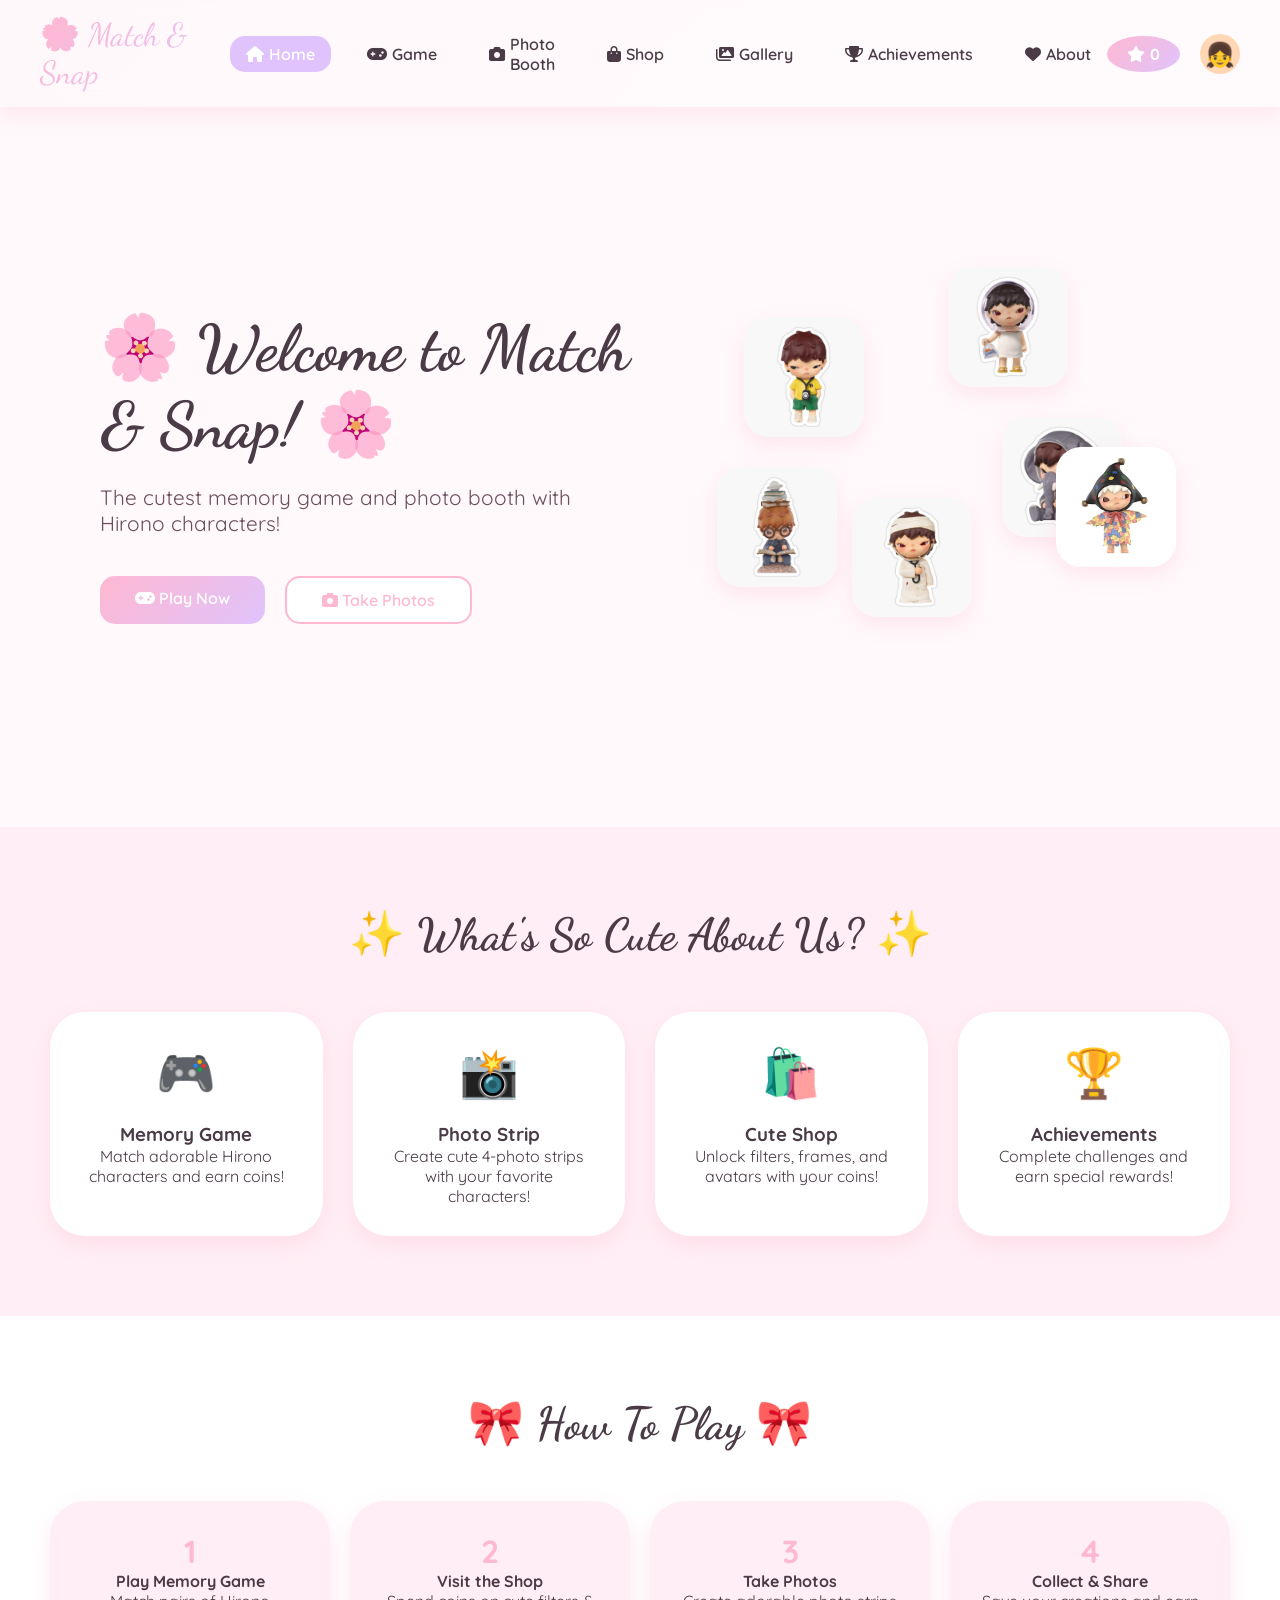
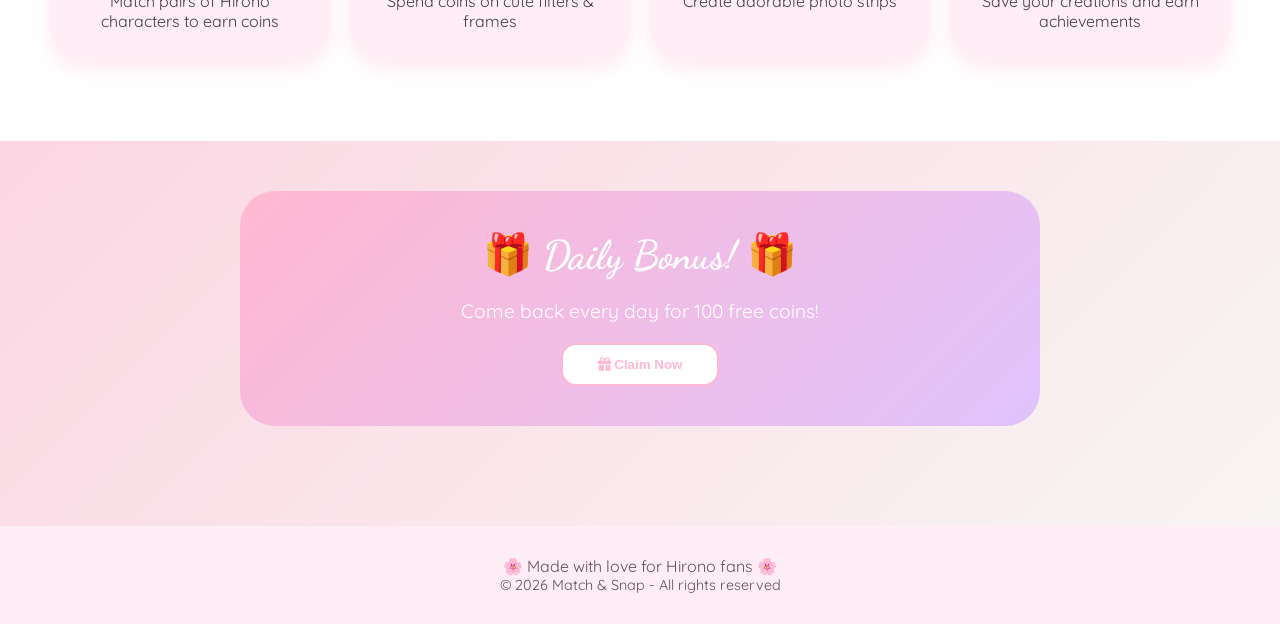
<file: index.html>
<!DOCTYPE html>
<html lang="en">
<head>
    <meta charset="UTF-8">
    <meta name="viewport" content="width=device-width, initial-scale=1.0">
    <title>🌸 Match & Snap - Home</title>
    
    <!-- Fonts -->
    <link href="https://fonts.googleapis.com/css2?family=Quicksand:wght@400;600;700&family=Dancing+Script:wght@700&display=swap" rel="stylesheet">
    
    <!-- Font Awesome -->
    <link rel="stylesheet" href="https://cdnjs.cloudflare.com/ajax/libs/font-awesome/6.0.0/css/all.min.css">
    
    <!-- Main CSS -->
    <link rel="stylesheet" href="css/style.css">
</head>
<body>
    <!-- Navigation Bar -->
    <nav class="navbar">
        <div class="logo">
            <span class="logo-text">🌸 Match & Snap</span>
        </div>
        
        <div class="nav-links">
            <a href="index.html" class="nav-link active"><i class="fas fa-home"></i> Home</a>
            <a href="game.html" class="nav-link"><i class="fas fa-gamepad"></i> Game</a>
            <a href="photobooth.html" class="nav-link"><i class="fas fa-camera"></i> Photo Booth</a>
            <a href="shop.html" class="nav-link"><i class="fas fa-shopping-bag"></i> Shop</a>
            <a href="gallery.html" class="nav-link"><i class="fas fa-images"></i> Gallery</a>
            <a href="achievements.html" class="nav-link"><i class="fas fa-trophy"></i> Achievements</a>
            <a href="about.html" class="nav-link"><i class="fas fa-heart"></i> About</a>
        </div>
        
        <div class="user-section">
            <div class="coin-display">
                <i class="fas fa-star"></i>
                <span id="coin-counter">0</span>
            </div>
            <div class="avatar" id="avatar-display">
                👧
            </div>
        </div>
    </nav>

    <!-- Hero Section -->
    <section class="hero">
        <div class="hero-content">
            <h1 class="hero-title">🌸 Welcome to Match & Snap! 🌸</h1>
            <p class="hero-subtitle">The cutest memory game and photo booth with Hirono characters!</p>
            <div class="hero-buttons">
                <a href="game.html" class="btn btn-primary">
                    <i class="fas fa-gamepad"></i> Play Now
                </a>
                <a href="photobooth.html" class="btn btn-secondary">
                    <i class="fas fa-camera"></i> Take Photos
                </a>
            </div>
        </div>
        
        <div class="hero-images">
            <!-- Replace with your Hirono character images -->
            <img src="images/characters/hirono1.jpg" alt="Hirono Character" class="floating-character character-1">
            <img src="images/characters/hirono2.jpg" alt="Hirono Character" class="floating-character character-2">
            <img src="images/characters/hirono3.jpg" alt="Hirono Character" class="floating-character character-3">
            <img src="images/characters/hirono4.jpg" alt="Hirono Character" class="floating-character character-4">
            <img src="images/characters/hirono5.jpg" alt="Hirono Character" class="floating-character character-5">
            <img src="images/characters/hirono6.jpg" alt="Hirono Character" class="floating-character character-6">
        </div>
    </section>

    <!-- Features Section -->
    <section class="features">
        <h2 class="section-title">✨ What's So Cute About Us? ✨</h2>
        
        <div class="features-grid">
            <div class="feature-card">
                <div class="feature-icon">🎮</div>
                <h3>Memory Game</h3>
                <p>Match adorable Hirono characters and earn coins!</p>
            </div>
            
            <div class="feature-card">
                <div class="feature-icon">📸</div>
                <h3>Photo Strip</h3>
                <p>Create cute 4-photo strips with your favorite characters!</p>
            </div>
            
            <div class="feature-card">
                <div class="feature-icon">🛍️</div>
                <h3>Cute Shop</h3>
                <p>Unlock filters, frames, and avatars with your coins!</p>
            </div>
            
            <div class="feature-card">
                <div class="feature-icon">🏆</div>
                <h3>Achievements</h3>
                <p>Complete challenges and earn special rewards!</p>
            </div>
        </div>
    </section>

    <!-- How It Works -->
    <section class="features" style="background: white;">
        <h2 class="section-title">🎀 How To Play 🎀</h2>
        
        <div style="display: grid; grid-template-columns: repeat(4, 1fr); gap: 20px; max-width: 1200px; margin: 0 auto;">
            <div class="feature-card" style="background: var(--bg-soft);">
                <h3 style="font-size: 2em; color: var(--primary-pink);">1</h3>
                <h4>Play Memory Game</h4>
                <p>Match pairs of Hirono characters to earn coins</p>
            </div>
            
            <div class="feature-card" style="background: var(--bg-soft);">
                <h3 style="font-size: 2em; color: var(--primary-pink);">2</h3>
                <h4>Visit the Shop</h4>
                <p>Spend coins on cute filters & frames</p>
            </div>
            
            <div class="feature-card" style="background: var(--bg-soft);">
                <h3 style="font-size: 2em; color: var(--primary-pink);">3</h3>
                <h4>Take Photos</h4>
                <p>Create adorable photo strips</p>
            </div>
            
            <div class="feature-card" style="background: var(--bg-soft);">
                <h3 style="font-size: 2em; color: var(--primary-pink);">4</h3>
                <h4>Collect & Share</h4>
                <p>Save your creations and earn achievements</p>
            </div>
        </div>
    </section>

    <!-- Daily Bonus -->
    <section style="padding: 50px; text-align: center;">
        <div style="background: linear-gradient(135deg, var(--primary-pink), var(--primary-lavender)); padding: 40px; border-radius: var(--border-radius-large); color: white; max-width: 800px; margin: 0 auto;">
            <h2 style="font-family: 'Dancing Script', cursive; font-size: 2.5em;">🎁 Daily Bonus! 🎁</h2>
            <p style="font-size: 1.2em; margin: 20px 0;">Come back every day for 100 free coins!</p>
            <button class="btn btn-secondary" onclick="claimDailyBonus()" style="background: white; color: var(--primary-pink);">
                <i class="fas fa-gift"></i> Claim Now
            </button>
        </div>
    </section>

    <!-- Footer -->
    <footer style="background: var(--bg-soft); padding: 30px; text-align: center; margin-top: 50px;">
        <p style="color: var(--text-soft);">🌸 Made with love for Hirono fans 🌸</p>
        <p style="color: var(--text-soft); font-size: 0.9em;">© 2026 Match & Snap - All rights reserved</p>
    </footer>

    <!-- Toast Container -->
    <div class="toast-container" id="toast-container"></div>

    <!-- Scripts -->
    <script src="js/main.js"></script>
</body>
</html>
</file>
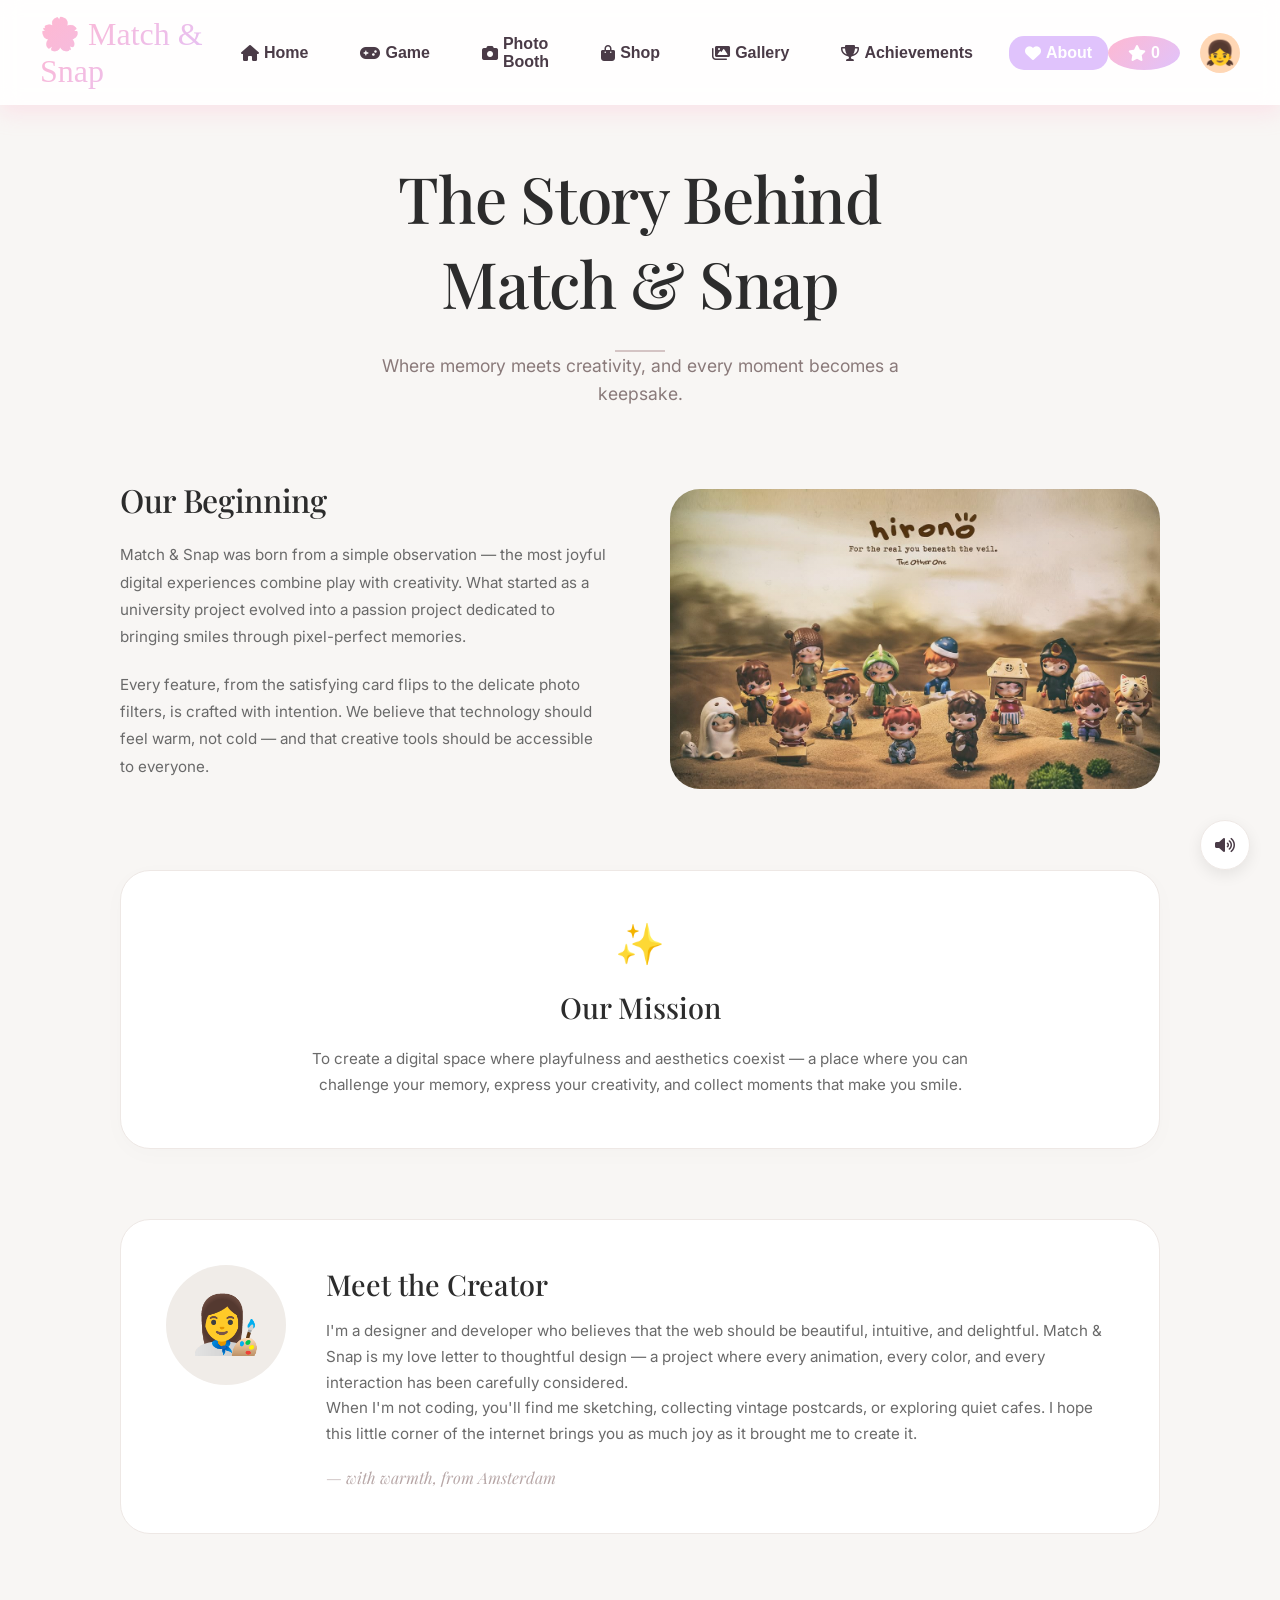
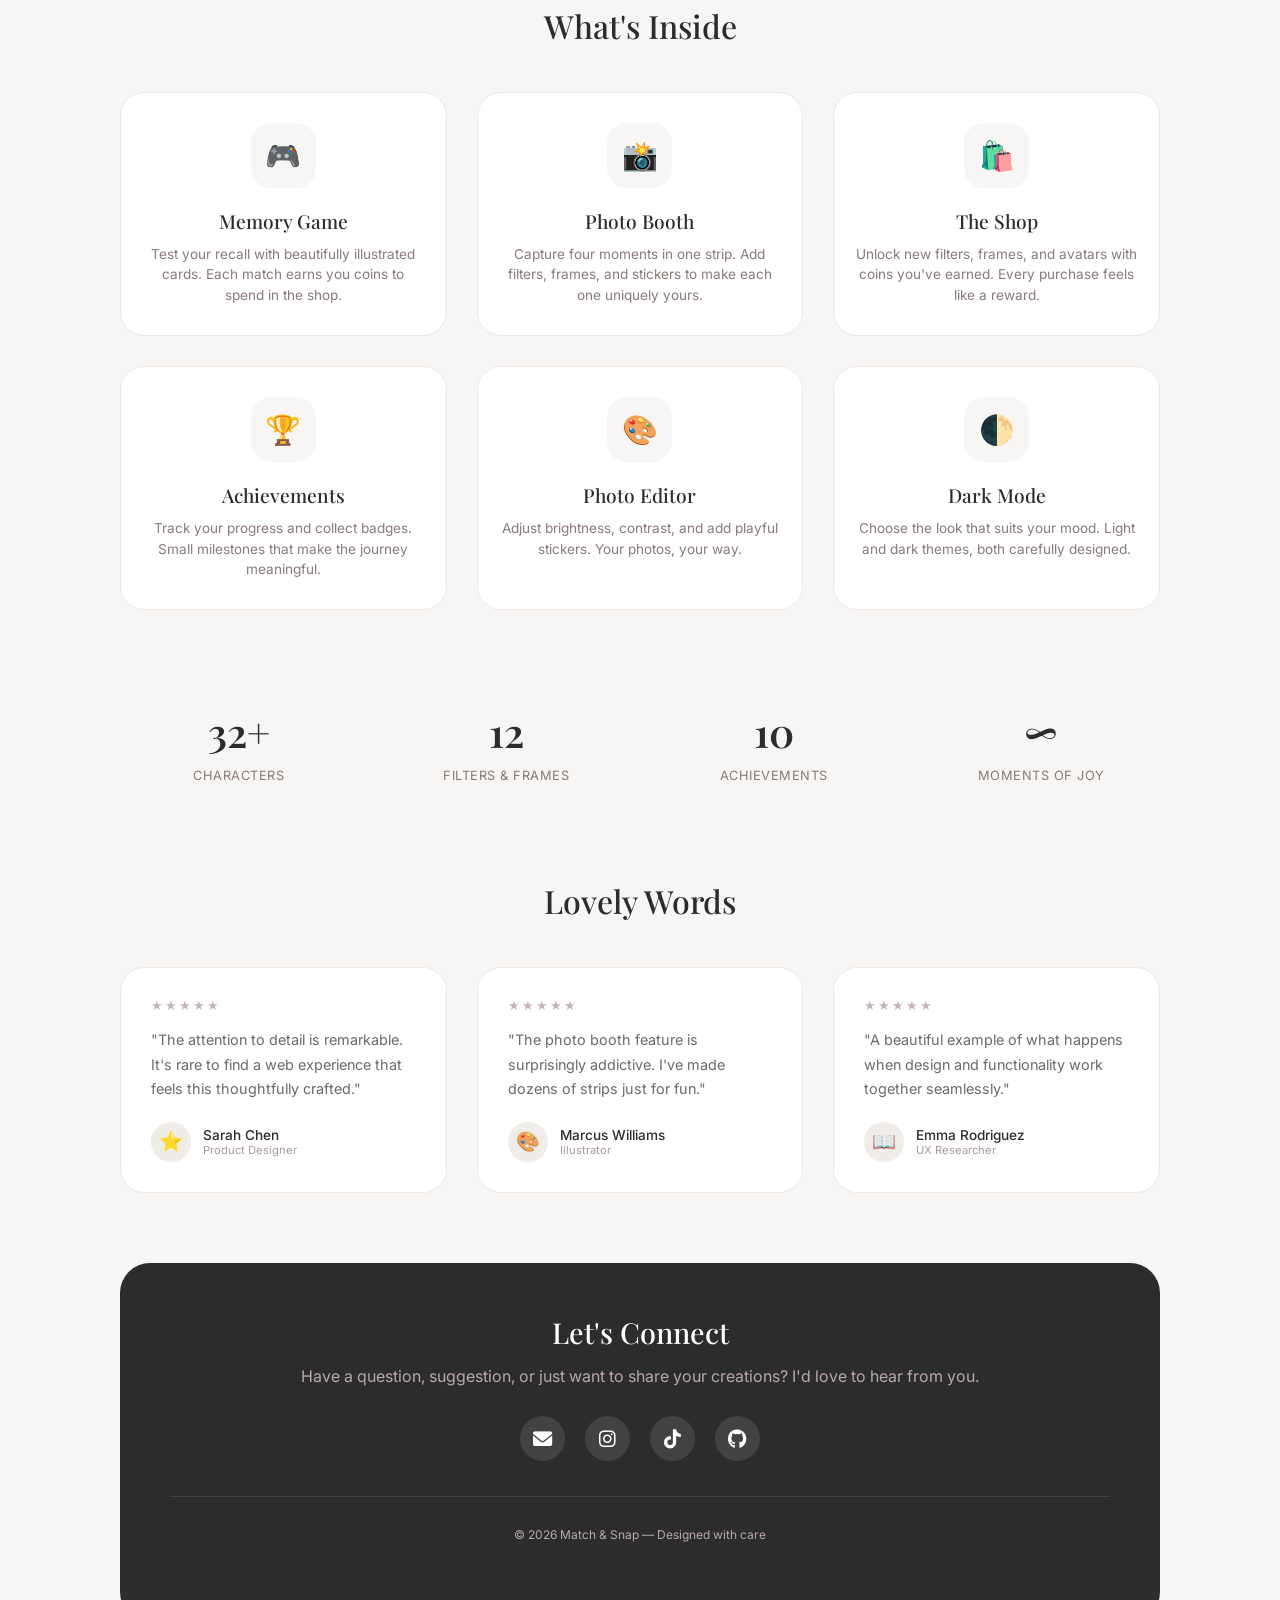
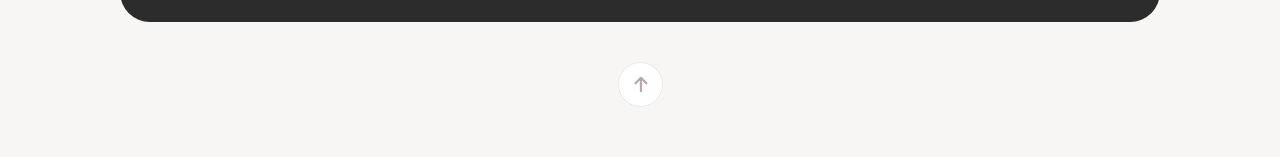
<file: about.html>
<!DOCTYPE html>
<html lang="en">
<head>
    <meta charset="UTF-8">
    <meta name="viewport" content="width=device-width, initial-scale=1.0">
    <title>🌸 Match & Snap - About</title>
    
    <!-- Fonts -->
    <link href="https://fonts.googleapis.com/css2?family=Inter:wght@300;400;500;600;700&family=Playfair+Display:wght@400;500;600;700&display=swap" rel="stylesheet">
    
    <!-- Font Awesome -->
    <link rel="stylesheet" href="https://cdnjs.cloudflare.com/ajax/libs/font-awesome/6.0.0/css/all.min.css">
    
    <!-- Main CSS -->
    <link rel="stylesheet" href="css/style.css">
    
    <style>
        /* About Page - Chic Minimalist */
        .about-page {
            background: #f8f6f4;
            min-height: 100vh;
        }
        
        .about-container {
            max-width: 1100px;
            margin: 0 auto;
            padding: 50px 30px;
        }
        
        /* Hero Section */
        .about-hero {
            text-align: center;
            margin-bottom: 70px;
        }
        
        .about-hero h1 {
            font-family: 'Playfair Display', serif;
            font-size: 4em;
            font-weight: 500;
            color: #2c2c2c;
            letter-spacing: -0.02em;
            margin-bottom: 20px;
        }
        
        .about-hero .subtitle {
            font-family: 'Inter', sans-serif;
            color: #8a7a7a;
            font-size: 1.1em;
            max-width: 600px;
            margin: 0 auto;
            line-height: 1.6;
        }
        
        .hero-divider {
            width: 50px;
            height: 2px;
            background: #d4c4c4;
            margin: 25px auto 0;
        }
        
        /* Story Section */
        .story-section {
            display: grid;
            grid-template-columns: 1fr 1fr;
            gap: 60px;
            margin-bottom: 70px;
            align-items: center;
        }
        
        .story-content h2 {
            font-family: 'Playfair Display', serif;
            font-size: 2em;
            font-weight: 500;
            color: #2c2c2c;
            margin-bottom: 20px;
            letter-spacing: -0.01em;
        }
        
        .story-content p {
            font-family: 'Inter', sans-serif;
            color: #6a6a6a;
            line-height: 1.8;
            margin-bottom: 20px;
            font-size: 0.95em;
        }
        
        .story-image {
            background: #f0ece8;
            border-radius: 30px;
            height: 350px;
            display: flex;
            align-items: center;
            justify-content: center;
            font-size: 5em;
            position: relative;
            overflow: hidden;
        }
        
        .story-image::before {
            content: '';
            position: absolute;
            width: 150%;
            height: 150%;
            background: radial-gradient(circle, rgba(212,196,196,0.1) 0%, transparent 70%);
        }
        
        /* Mission Section */
        .mission-section {
            background: white;
            border-radius: 30px;
            padding: 50px;
            margin-bottom: 70px;
            text-align: center;
            box-shadow: 0 5px 25px rgba(0, 0, 0, 0.02);
            border: 1px solid #eee8e5;
        }
        
        .mission-icon {
            font-size: 2.5em;
            margin-bottom: 20px;
        }
        
        .mission-section h2 {
            font-family: 'Playfair Display', serif;
            font-size: 1.8em;
            font-weight: 500;
            color: #2c2c2c;
            margin-bottom: 20px;
        }
        
        .mission-section p {
            font-family: 'Inter', sans-serif;
            color: #6a6a6a;
            line-height: 1.7;
            max-width: 700px;
            margin: 0 auto;
            font-size: 0.95em;
        }
        
        /* Creator Card */
        .creator-card {
            display: flex;
            gap: 40px;
            background: white;
            border-radius: 30px;
            padding: 45px;
            margin-bottom: 70px;
            border: 1px solid #eee8e5;
            transition: all 0.3s ease;
        }
        
        .creator-card:hover {
            box-shadow: 0 10px 35px rgba(0, 0, 0, 0.05);
        }
        
        .creator-avatar {
            width: 120px;
            height: 120px;
            background: #f0ece8;
            border-radius: 50%;
            display: flex;
            align-items: center;
            justify-content: center;
            font-size: 3.5em;
            flex-shrink: 0;
        }
        
        .creator-info h2 {
            font-family: 'Playfair Display', serif;
            font-size: 1.8em;
            font-weight: 500;
            color: #2c2c2c;
            margin-bottom: 15px;
        }
        
        .creator-info p {
            font-family: 'Inter', sans-serif;
            color: #6a6a6a;
            line-height: 1.7;
            font-size: 0.95em;
        }
        
        .creator-signature {
            margin-top: 20px;
            font-family: 'Playfair Display', serif;
            font-style: italic;
            color: #b8a8a8;
        }
        
        /* Features Grid */
        .features-section {
            margin-bottom: 70px;
        }
        
        .features-section h2 {
            font-family: 'Playfair Display', serif;
            font-size: 2em;
            font-weight: 500;
            color: #2c2c2c;
            text-align: center;
            margin-bottom: 45px;
        }
        
        .features-grid {
            display: grid;
            grid-template-columns: repeat(3, 1fr);
            gap: 30px;
        }
        
        .feature-item {
            text-align: center;
            padding: 30px 20px;
            background: white;
            border-radius: 24px;
            border: 1px solid #eee8e5;
            transition: all 0.3s ease;
        }
        
        .feature-item:hover {
            transform: translateY(-5px);
            border-color: #d4c4c4;
        }
        
        .feature-icon {
            width: 65px;
            height: 65px;
            background: #f8f6f4;
            border-radius: 20px;
            display: flex;
            align-items: center;
            justify-content: center;
            font-size: 1.8em;
            margin: 0 auto 20px;
        }
        
        .feature-item h3 {
            font-family: 'Playfair Display', serif;
            font-size: 1.2em;
            font-weight: 500;
            color: #2c2c2c;
            margin-bottom: 10px;
        }
        
        .feature-item p {
            font-family: 'Inter', sans-serif;
            color: #8a7a7a;
            font-size: 0.85em;
            line-height: 1.5;
        }
        
        /* Stats Section */
        .stats-section {
            display: grid;
            grid-template-columns: repeat(4, 1fr);
            gap: 30px;
            margin-bottom: 70px;
            text-align: center;
        }
        
        .stat-item {
            padding: 25px;
        }
        
        .stat-number {
            font-family: 'Playfair Display', serif;
            font-size: 2.5em;
            font-weight: 600;
            color: #2c2c2c;
            display: block;
            margin-bottom: 8px;
        }
        
        .stat-label {
            font-family: 'Inter', sans-serif;
            color: #8a7a7a;
            font-size: 0.8em;
            letter-spacing: 0.5px;
        }
        
        /* Testimonials */
        .testimonials-section {
            margin-bottom: 70px;
        }
        
        .testimonials-section h2 {
            font-family: 'Playfair Display', serif;
            font-size: 2em;
            font-weight: 500;
            color: #2c2c2c;
            text-align: center;
            margin-bottom: 45px;
        }
        
        .testimonials-grid {
            display: grid;
            grid-template-columns: repeat(3, 1fr);
            gap: 30px;
        }
        
        .testimonial-card {
            background: white;
            padding: 30px;
            border-radius: 24px;
            border: 1px solid #eee8e5;
            transition: all 0.3s ease;
        }
        
        .testimonial-card:hover {
            transform: translateY(-3px);
        }
        
        .testimonial-rating {
            color: #c4b4b4;
            font-size: 0.8em;
            margin-bottom: 15px;
            letter-spacing: 2px;
        }
        
        .testimonial-text {
            font-family: 'Inter', sans-serif;
            color: #6a6a6a;
            line-height: 1.7;
            font-size: 0.9em;
            margin-bottom: 20px;
        }
        
        .testimonial-author {
            display: flex;
            align-items: center;
            gap: 12px;
        }
        
        .testimonial-avatar {
            width: 40px;
            height: 40px;
            background: #f0ece8;
            border-radius: 50%;
            display: flex;
            align-items: center;
            justify-content: center;
            font-size: 1.2em;
        }
        
        .testimonial-name {
            font-family: 'Inter', sans-serif;
            font-weight: 500;
            color: #2c2c2c;
            font-size: 0.85em;
        }
        
        .testimonial-title {
            font-family: 'Inter', sans-serif;
            color: #a89a9a;
            font-size: 0.7em;
        }
        
        /* Contact Section */
        .contact-section {
            background: #2c2c2c;
            border-radius: 30px;
            padding: 50px;
            text-align: center;
            margin-bottom: 40px;
        }
        
        .contact-section h2 {
            font-family: 'Playfair Display', serif;
            font-size: 1.8em;
            font-weight: 500;
            color: white;
            margin-bottom: 15px;
        }
        
        .contact-section p {
            font-family: 'Inter', sans-serif;
            color: #b8a8a8;
            margin-bottom: 30px;
        }
        
        .social-links {
            display: flex;
            gap: 20px;
            justify-content: center;
            margin-bottom: 35px;
        }
        
        .social-link {
            width: 45px;
            height: 45px;
            background: rgba(255, 255, 255, 0.1);
            border-radius: 50%;
            display: flex;
            align-items: center;
            justify-content: center;
            color: white;
            font-size: 1.2em;
            transition: all 0.3s ease;
            text-decoration: none;
        }
        
        .social-link:hover {
            background: #c4b4b4;
            transform: translateY(-3px);
        }
        
        .copyright {
            font-family: 'Inter', sans-serif;
            color: #8a7a7a;
            font-size: 0.75em;
            margin-top: 30px;
            padding-top: 30px;
            border-top: 1px solid rgba(255, 255, 255, 0.1);
        }
        
        /* Back to Top */
        .back-to-top {
            text-align: center;
            margin-top: 30px;
        }
        
        .back-to-top-btn {
            width: 45px;
            height: 45px;
            background: white;
            border: 1px solid #eee8e5;
            border-radius: 50%;
            display: inline-flex;
            align-items: center;
            justify-content: center;
            cursor: pointer;
            transition: all 0.3s ease;
            color: #b8a8a8;
            font-size: 1.1em;
        }
        
        .back-to-top-btn:hover {
            background: #2c2c2c;
            color: white;
            transform: translateY(-3px);
        }
        
        /* Sound Toggle */
        .sound-toggle {
            position: fixed;
            bottom: 30px;
            right: 30px;
            width: 50px;
            height: 50px;
            background: white;
            border-radius: 50%;
            display: flex;
            align-items: center;
            justify-content: center;
            cursor: pointer;
            box-shadow: 0 5px 15px rgba(0, 0, 0, 0.08);
            transition: all 0.3s ease;
            z-index: 100;
            border: 1px solid #eee8e5;
        }
        
        .sound-toggle:hover {
            transform: scale(1.1);
            background: #f8f6f4;
        }
        .story-image {
    width: 100%;
    height: 300px; /* adjust height as needed */
    overflow: hidden;
}

.story-image img {
    width: 100%;
    height: 100%;
    object-fit: cover;   /* fills div nicely */
    display: block;
}
        /* Responsive */
        @media (max-width: 900px) {
            .story-section {
                grid-template-columns: 1fr;
                gap: 40px;
            }
            
            .features-grid {
                grid-template-columns: repeat(2, 1fr);
            }
            
            .testimonials-grid {
                grid-template-columns: repeat(2, 1fr);
            }
            
            .stats-section {
                grid-template-columns: repeat(2, 1fr);
            }
            
            .creator-card {
                flex-direction: column;
                text-align: center;
            }
            
            .creator-avatar {
                margin: 0 auto;
            }
        }
        
        @media (max-width: 600px) {
            .features-grid {
                grid-template-columns: 1fr;
            }
            
            .testimonials-grid {
                grid-template-columns: 1fr;
            }
            
            .stats-section {
                grid-template-columns: 1fr;
            }
            
            .about-hero h1 {
                font-size: 2.8em;
            }
            
            .mission-section,
            .creator-card {
                padding: 30px;
            }
        }
    </style>
</head>
<body class="about-page">
    <!-- Navigation Bar -->
    <nav class="navbar">
        <div class="logo">
            <span class="logo-text">🌸 Match & Snap</span>
        </div>
        
        <div class="nav-links">
            <a href="index.html" class="nav-link"><i class="fas fa-home"></i> Home</a>
            <a href="game.html" class="nav-link"><i class="fas fa-gamepad"></i> Game</a>
            <a href="photobooth.html" class="nav-link"><i class="fas fa-camera"></i> Photo Booth</a>
            <a href="shop.html" class="nav-link"><i class="fas fa-shopping-bag"></i> Shop</a>
            <a href="gallery.html" class="nav-link"><i class="fas fa-images"></i> Gallery</a>
            <a href="achievements.html" class="nav-link"><i class="fas fa-trophy"></i> Achievements</a>
            <a href="about.html" class="nav-link active"><i class="fas fa-heart"></i> About</a>
        </div>
        
        <div class="user-section">
            <div class="coin-display">
                <i class="fas fa-star"></i>
                <span id="coin-counter">0</span>
            </div>
            <div class="avatar" id="avatar-display">
                👧
            </div>
        </div>
    </nav>

    <!-- About Container -->
    <div class="about-container">
        <!-- Hero Section -->
        <div class="about-hero">
            <h1>The Story Behind<br>Match & Snap</h1>
            <div class="hero-divider"></div>
            <p class="subtitle">Where memory meets creativity, and every moment becomes a keepsake.</p>
        </div>

        <!-- Story Section -->
        <div class="story-section">
            <div class="story-content">
                <h2>Our Beginning</h2>
                <p>Match & Snap was born from a simple observation — the most joyful digital experiences combine play with creativity. What started as a university project evolved into a passion project dedicated to bringing smiles through pixel-perfect memories.</p>
                <p>Every feature, from the satisfying card flips to the delicate photo filters, is crafted with intention. We believe that technology should feel warm, not cold — and that creative tools should be accessible to everyone.</p>
            </div>
            <div class="story-image">
                <img src="images/characters/hirono_group.jpg" alt="Hirono Character" >
            </div>
        </div>

        <!-- Mission Section -->
        <div class="mission-section">
            <div class="mission-icon">✨</div>
            <h2>Our Mission</h2>
            <p>To create a digital space where playfulness and aesthetics coexist — a place where you can challenge your memory, express your creativity, and collect moments that make you smile.</p>
        </div>

        <!-- Creator Card -->
        <div class="creator-card">
            <div class="creator-avatar">
                👩‍🎨
            </div>
            <div class="creator-info">
                <h2>Meet the Creator</h2>
                <p>I'm a designer and developer who believes that the web should be beautiful, intuitive, and delightful. Match & Snap is my love letter to thoughtful design — a project where every animation, every color, and every interaction has been carefully considered.</p>
                <p>When I'm not coding, you'll find me sketching, collecting vintage postcards, or exploring quiet cafes. I hope this little corner of the internet brings you as much joy as it brought me to create it.</p>
                <div class="creator-signature">— with warmth, from Amsterdam</div>
            </div>
        </div>

        <!-- Features Section -->
        <div class="features-section">
            <h2>What's Inside</h2>
            <div class="features-grid">
                <div class="feature-item">
                    <div class="feature-icon">🎮</div>
                    <h3>Memory Game</h3>
                    <p>Test your recall with beautifully illustrated cards. Each match earns you coins to spend in the shop.</p>
                </div>
                <div class="feature-item">
                    <div class="feature-icon">📸</div>
                    <h3>Photo Booth</h3>
                    <p>Capture four moments in one strip. Add filters, frames, and stickers to make each one uniquely yours.</p>
                </div>
                <div class="feature-item">
                    <div class="feature-icon">🛍️</div>
                    <h3>The Shop</h3>
                    <p>Unlock new filters, frames, and avatars with coins you've earned. Every purchase feels like a reward.</p>
                </div>
                <div class="feature-item">
                    <div class="feature-icon">🏆</div>
                    <h3>Achievements</h3>
                    <p>Track your progress and collect badges. Small milestones that make the journey meaningful.</p>
                </div>
                <div class="feature-item">
                    <div class="feature-icon">🎨</div>
                    <h3>Photo Editor</h3>
                    <p>Adjust brightness, contrast, and add playful stickers. Your photos, your way.</p>
                </div>
                <div class="feature-item">
                    <div class="feature-icon">🌓</div>
                    <h3>Dark Mode</h3>
                    <p>Choose the look that suits your mood. Light and dark themes, both carefully designed.</p>
                </div>
            </div>
        </div>

        <!-- Stats Section -->
        <div class="stats-section">
            <div class="stat-item">
                <span class="stat-number">32+</span>
                <span class="stat-label">CHARACTERS</span>
            </div>
            <div class="stat-item">
                <span class="stat-number">12</span>
                <span class="stat-label">FILTERS & FRAMES</span>
            </div>
            <div class="stat-item">
                <span class="stat-number">10</span>
                <span class="stat-label">ACHIEVEMENTS</span>
            </div>
            <div class="stat-item">
                <span class="stat-number">∞</span>
                <span class="stat-label">MOMENTS OF JOY</span>
            </div>
        </div>

        <!-- Testimonials -->
        <div class="testimonials-section">
            <h2>Lovely Words</h2>
            <div class="testimonials-grid">
                <div class="testimonial-card">
                    <div class="testimonial-rating">★★★★★</div>
                    <p class="testimonial-text">"The attention to detail is remarkable. It's rare to find a web experience that feels this thoughtfully crafted."</p>
                    <div class="testimonial-author">
                        <div class="testimonial-avatar">⭐</div>
                        <div>
                            <div class="testimonial-name">Sarah Chen</div>
                            <div class="testimonial-title">Product Designer</div>
                        </div>
                    </div>
                </div>
                <div class="testimonial-card">
                    <div class="testimonial-rating">★★★★★</div>
                    <p class="testimonial-text">"The photo booth feature is surprisingly addictive. I've made dozens of strips just for fun."</p>
                    <div class="testimonial-author">
                        <div class="testimonial-avatar">🎨</div>
                        <div>
                            <div class="testimonial-name">Marcus Williams</div>
                            <div class="testimonial-title">Illustrator</div>
                        </div>
                    </div>
                </div>
                <div class="testimonial-card">
                    <div class="testimonial-rating">★★★★★</div>
                    <p class="testimonial-text">"A beautiful example of what happens when design and functionality work together seamlessly."</p>
                    <div class="testimonial-author">
                        <div class="testimonial-avatar">📖</div>
                        <div>
                            <div class="testimonial-name">Emma Rodriguez</div>
                            <div class="testimonial-title">UX Researcher</div>
                        </div>
                    </div>
                </div>
            </div>
        </div>

        <!-- Contact Section -->
        <div class="contact-section">
            <h2>Let's Connect</h2>
            <p>Have a question, suggestion, or just want to share your creations? I'd love to hear from you.</p>
            <div class="social-links">
                <a href="#" class="social-link"><i class="fas fa-envelope"></i></a>
                <a href="#" class="social-link"><i class="fab fa-instagram"></i></a>
                <a href="#" class="social-link"><i class="fab fa-tiktok"></i></a>
                <a href="#" class="social-link"><i class="fab fa-github"></i></a>
            </div>
            <div class="copyright">
                <p>© 2026 Match & Snap — Designed with care</p>
            </div>
        </div>

        <!-- Back to Top -->
        <div class="back-to-top">
            <button class="back-to-top-btn" onclick="window.scrollTo({top: 0, behavior: 'smooth'})">
                <i class="fas fa-arrow-up"></i>
            </button>
        </div>
    </div>

    <!-- Sound Toggle -->
    <div class="sound-toggle" onclick="toggleAboutSound()" id="about-sound-toggle">
        <i class="fas fa-volume-up"></i>
    </div>

    <!-- Toast Container -->
    <div class="toast-container" id="toast-container"></div>

    <!-- Scripts -->
    <script src="js/main.js"></script>
    
</body>
</html>
</file>
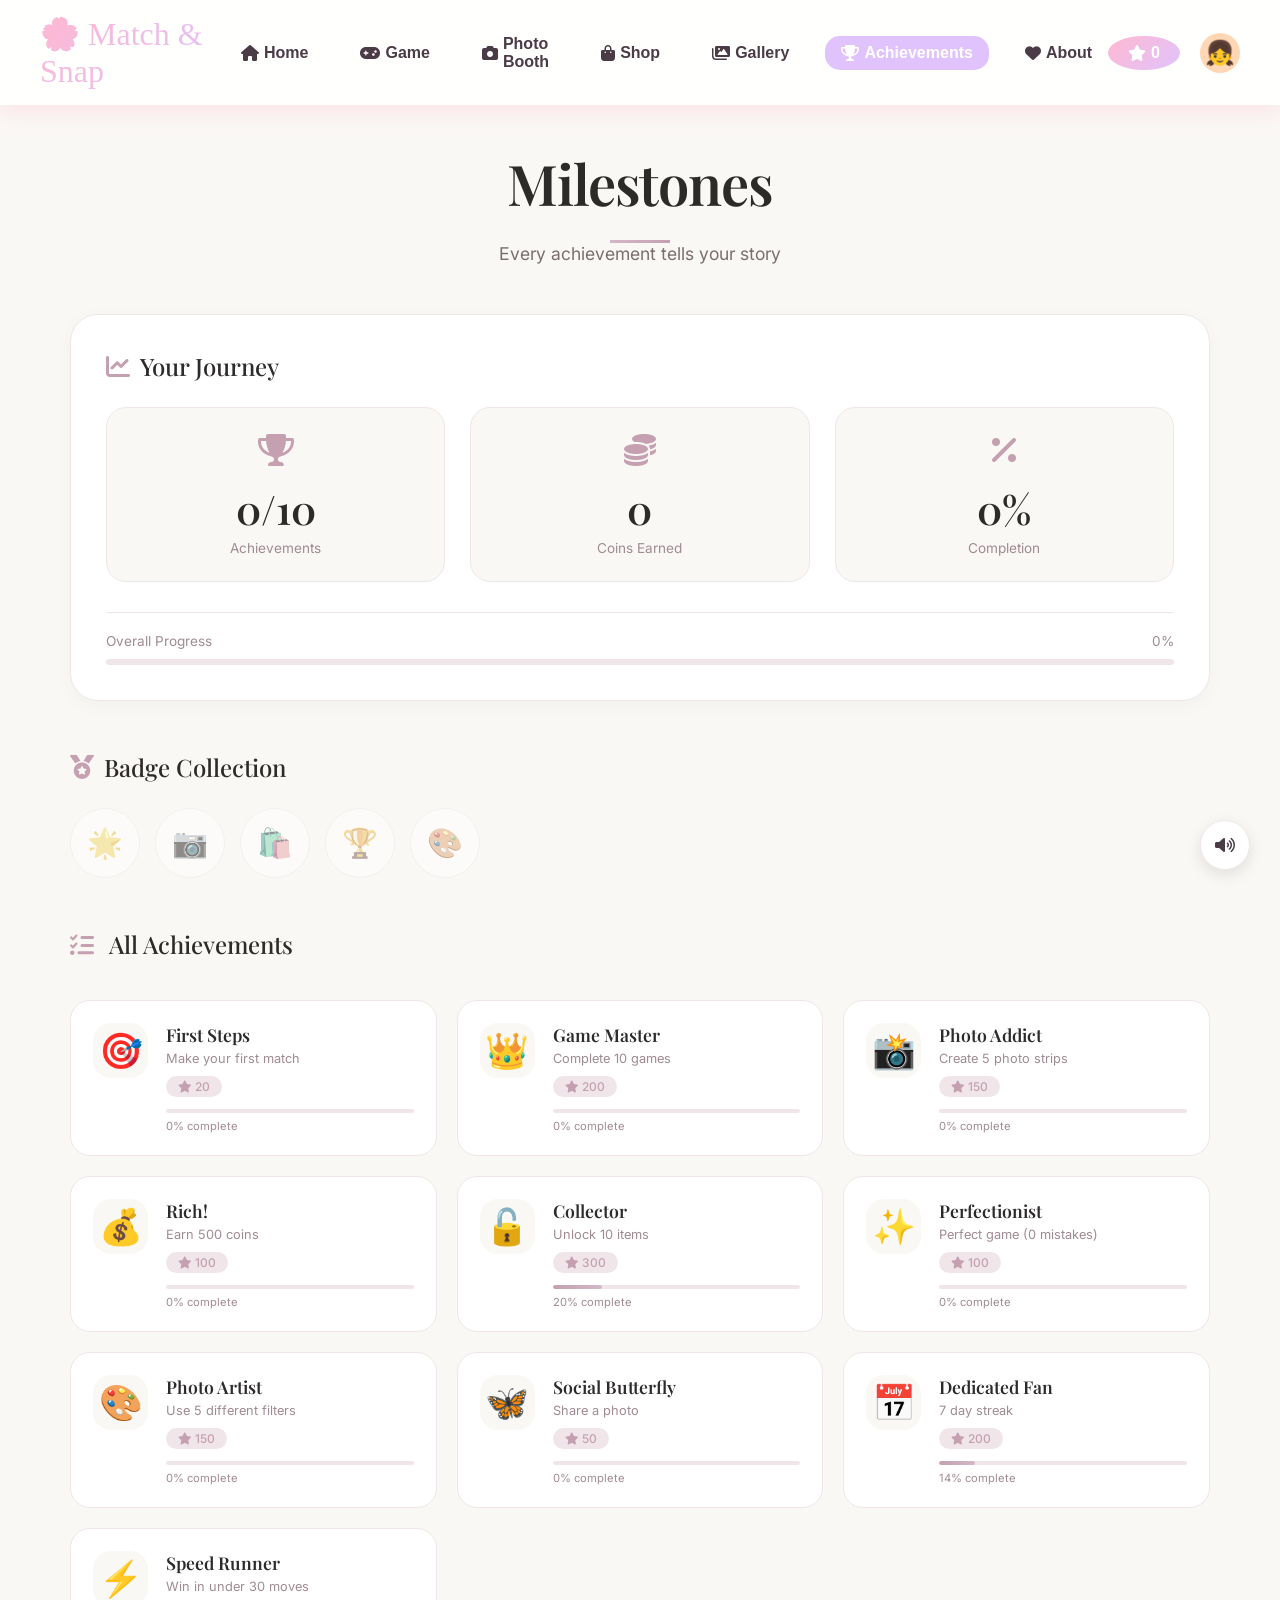
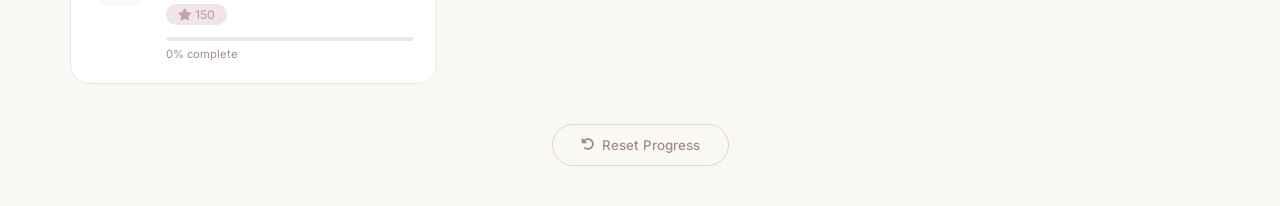
<file: achievements.html>
<!DOCTYPE html>
<html lang="en">
<head>
    <meta charset="UTF-8">
    <meta name="viewport" content="width=device-width, initial-scale=1.0">
    <title>🌸 Match & Snap - Achievements</title>
    
    <!-- Fonts -->
    <link href="https://fonts.googleapis.com/css2?family=Inter:wght@300;400;500;600;700&family=Playfair+Display:wght@400;600;700&display=swap" rel="stylesheet">
    
    <!-- Font Awesome -->
    <link rel="stylesheet" href="https://cdnjs.cloudflare.com/ajax/libs/font-awesome/6.0.0/css/all.min.css">
    
    <!-- Main CSS -->
    <link rel="stylesheet" href="css/style.css">
    
    <style>
        /* Achievements Page - Chic Minimalist */
        .achievements-page {
            background: #faf8f5;
            min-height: 100vh;
        }
        
        .achievements-container {
            max-width: 1200px;
            margin: 0 auto;
            padding: 40px 30px;
        }
        
        /* Header */
        .achievements-header {
            text-align: center;
            margin-bottom: 50px;
        }
        
        .achievements-header h1 {
            font-family: 'Playfair Display', serif;
            font-size: 3.5em;
            font-weight: 600;
            color: #2d2a2a;
            letter-spacing: -0.02em;
            margin-bottom: 15px;
        }
        
        .achievements-header p {
            font-family: 'Inter', sans-serif;
            color: #7a6e6e;
            font-size: 1.1em;
        }
        
        .header-divider {
            width: 60px;
            height: 3px;
            background: linear-gradient(90deg, #d4b8c8, #c4a0b0);
            margin: 20px auto 0;
        }
        
        /* Progress Overview Card */
        .progress-overview {
            background: white;
            border-radius: 28px;
            padding: 35px;
            margin-bottom: 50px;
            box-shadow: 0 5px 20px rgba(0, 0, 0, 0.03);
            border: 1px solid #f0e6ea;
        }
        
        .progress-overview h2 {
            font-family: 'Playfair Display', serif;
            font-size: 1.5em;
            font-weight: 500;
            color: #2d2a2a;
            margin-bottom: 25px;
            display: flex;
            align-items: center;
            gap: 10px;
        }
        
        .progress-stats {
            display: grid;
            grid-template-columns: repeat(3, 1fr);
            gap: 25px;
            margin-bottom: 30px;
        }
        
        .progress-stat {
            background: #faf8f5;
            padding: 25px 20px;
            border-radius: 20px;
            text-align: center;
            transition: all 0.3s ease;
            border: 1px solid #f0e6ea;
        }
        
        .progress-stat:hover {
            transform: translateY(-3px);
            border-color: #e0d6da;
        }
        
        .stat-icon {
            font-size: 2em;
            color: #c4a0b0;
            margin-bottom: 12px;
        }
        
        .stat-value {
            font-size: 2.5em;
            font-weight: 600;
            color: #2d2a2a;
            font-family: 'Playfair Display', serif;
        }
        
        .stat-label {
            color: #a08a94;
            font-size: 0.85em;
            font-family: 'Inter', sans-serif;
            margin-top: 5px;
        }
        
        .overall-progress-container {
            margin-top: 25px;
            padding-top: 20px;
            border-top: 1px solid #f0e6ea;
        }
        
        .progress-label {
            display: flex;
            justify-content: space-between;
            margin-bottom: 10px;
            font-size: 0.85em;
            color: #a08a94;
            font-family: 'Inter', sans-serif;
        }
        
        .progress-bar {
            height: 6px;
            background: #f0e6ea;
            border-radius: 3px;
            overflow: hidden;
        }
        
        .progress-fill {
            height: 100%;
            background: linear-gradient(90deg, #c4a0b0, #d4b8c8);
            border-radius: 3px;
            transition: width 0.5s ease;
        }
        
        /* Badges Section */
        .badges-section {
            margin-bottom: 50px;
        }
        
        .badges-section h2 {
            font-family: 'Playfair Display', serif;
            font-size: 1.5em;
            font-weight: 500;
            color: #2d2a2a;
            margin-bottom: 25px;
            display: flex;
            align-items: center;
            gap: 10px;
        }
        
        .badge-container {
            display: flex;
            gap: 15px;
            flex-wrap: wrap;
        }
        
        .badge {
            width: 70px;
            height: 70px;
            background: white;
            border-radius: 50%;
            display: flex;
            align-items: center;
            justify-content: center;
            font-size: 1.8em;
            transition: all 0.3s ease;
            border: 1px solid #f0e6ea;
            cursor: pointer;
            position: relative;
        }
        
        .badge:hover {
            transform: scale(1.05);
            border-color: #c4a0b0;
        }
        
        .badge.unlocked {
            background: linear-gradient(135deg, #c4a0b0, #d4b8c8);
            border: none;
            color: white;
            animation: badgeGlow 2s infinite;
        }
        
        .badge.unlocked:hover {
            transform: scale(1.1);
        }
        
        .badge.locked {
            opacity: 0.5;
            filter: grayscale(0.3);
        }
        
        .badge-tooltip {
            position: absolute;
            bottom: -30px;
            left: 50%;
            transform: translateX(-50%);
            background: #2d2a2a;
            color: white;
            padding: 4px 12px;
            border-radius: 20px;
            font-size: 0.7em;
            font-family: 'Inter', sans-serif;
            white-space: nowrap;
            opacity: 0;
            transition: opacity 0.3s ease;
            pointer-events: none;
            z-index: 10;
        }
        
        .badge:hover .badge-tooltip {
            opacity: 1;
        }
        
        @keyframes badgeGlow {
            0%, 100% { box-shadow: 0 0 0 0 rgba(196, 160, 176, 0.4); }
            50% { box-shadow: 0 0 0 10px rgba(196, 160, 176, 0); }
        }
        
        /* Achievements Grid */
        .achievements-grid {
            display: grid;
            grid-template-columns: repeat(auto-fill, minmax(320px, 1fr));
            gap: 20px;
            margin: 40px 0;
        }
        
        .achievement-card {
            background: white;
            border-radius: 20px;
            padding: 22px;
            display: flex;
            gap: 18px;
            transition: all 0.3s ease;
            border: 1px solid #f0e6ea;
            cursor: pointer;
        }
        
        .achievement-card:hover {
            transform: translateX(5px);
            border-color: #e0d6da;
            box-shadow: 0 10px 25px rgba(0, 0, 0, 0.05);
        }
        
        .achievement-card.unlocked {
            background: linear-gradient(135deg, #f8f6f4, #faf8f5);
            border-left: 3px solid #c4a0b0;
        }
        
        .achievement-icon {
            font-size: 2.2em;
            min-width: 55px;
            height: 55px;
            background: #faf8f5;
            border-radius: 18px;
            display: flex;
            align-items: center;
            justify-content: center;
        }
        
        .achievement-card.unlocked .achievement-icon {
            background: #f0e6ea;
        }
        
        .achievement-info {
            flex: 1;
        }
        
        .achievement-name {
            font-family: 'Playfair Display', serif;
            font-size: 1.1em;
            font-weight: 600;
            color: #2d2a2a;
            margin-bottom: 5px;
        }
        
        .achievement-desc {
            color: #a08a94;
            font-size: 0.8em;
            font-family: 'Inter', sans-serif;
            margin-bottom: 10px;
        }
        
        .achievement-reward {
            display: inline-block;
            background: #f0e6ea;
            color: #c4a0b0;
            padding: 3px 12px;
            border-radius: 20px;
            font-size: 0.75em;
            font-weight: 500;
            font-family: 'Inter', sans-serif;
        }
        
        .achievement-card.unlocked .achievement-reward {
            background: #e8f5e9;
            color: #4caf50;
        }
        
        .achievement-progress {
            margin-top: 12px;
        }
        
        .progress-bar-small {
            height: 4px;
            background: #f0e6ea;
            border-radius: 2px;
            overflow: hidden;
            margin-bottom: 6px;
        }
        
        .progress-fill-small {
            height: 100%;
            background: linear-gradient(90deg, #c4a0b0, #d4b8c8);
            border-radius: 2px;
            transition: width 0.3s ease;
        }
        
        .progress-text {
            font-size: 0.7em;
            color: #a08a94;
            font-family: 'Inter', sans-serif;
        }
        
        .completed-badge {
            color: #4caf50;
            font-size: 0.75em;
            margin-top: 8px;
            display: flex;
            align-items: center;
            gap: 5px;
        }
        
        /* Reset Button */
        .reset-btn {
            background: transparent;
            border: 1px solid #e0d6da;
            padding: 12px 28px;
            border-radius: 40px;
            font-family: 'Inter', sans-serif;
            font-weight: 500;
            color: #a08a94;
            cursor: pointer;
            transition: all 0.3s ease;
            display: inline-flex;
            align-items: center;
            gap: 8px;
        }
        
        .reset-btn:hover {
            background: #faf8f5;
            border-color: #c4a0b0;
            color: #c4a0b0;
        }
        
        /* Sound Toggle */
        .sound-toggle {
            position: fixed;
            bottom: 30px;
            right: 30px;
            width: 50px;
            height: 50px;
            background: white;
            border-radius: 50%;
            display: flex;
            align-items: center;
            justify-content: center;
            cursor: pointer;
            box-shadow: 0 5px 15px rgba(0, 0, 0, 0.1);
            transition: all 0.3s ease;
            z-index: 100;
            border: 1px solid #f0e6ea;
        }
        
        .sound-toggle:hover {
            transform: scale(1.1);
            background: #f5f0f2;
        }
        
        /* Responsive */
        @media (max-width: 768px) {
            .achievements-container {
                padding: 20px;
            }
            
            .achievements-header h1 {
                font-size: 2.5em;
            }
            
            .progress-stats {
                gap: 15px;
            }
            
            .progress-stat {
                padding: 15px;
            }
            
            .stat-value {
                font-size: 1.8em;
            }
            
            .achievements-grid {
                grid-template-columns: 1fr;
            }
            
            .badge {
                width: 55px;
                height: 55px;
                font-size: 1.4em;
            }
        }
        
        @media (max-width: 480px) {
            .progress-stats {
                flex-direction: column;
            }
        }
    </style>
</head>
<body class="achievements-page">
    <!-- Navigation Bar -->
    <nav class="navbar">
        <div class="logo">
            <span class="logo-text">🌸 Match & Snap</span>
        </div>
        
        <div class="nav-links">
            <a href="index.html" class="nav-link"><i class="fas fa-home"></i> Home</a>
            <a href="game.html" class="nav-link"><i class="fas fa-gamepad"></i> Game</a>
            <a href="photobooth.html" class="nav-link"><i class="fas fa-camera"></i> Photo Booth</a>
            <a href="shop.html" class="nav-link"><i class="fas fa-shopping-bag"></i> Shop</a>
            <a href="gallery.html" class="nav-link"><i class="fas fa-images"></i> Gallery</a>
            <a href="achievements.html" class="nav-link active"><i class="fas fa-trophy"></i> Achievements</a>
            <a href="about.html" class="nav-link"><i class="fas fa-heart"></i> About</a>
        </div>
        
        <div class="user-section">
            <div class="coin-display">
                <i class="fas fa-star"></i>
                <span id="coin-counter">0</span>
            </div>
            <div class="avatar" id="avatar-display">
                👧
            </div>
        </div>
    </nav>

    <!-- Achievements Container -->
    <div class="achievements-container">
        <div class="achievements-header">
            <h1>Milestones</h1>
            <div class="header-divider"></div>
            <p>Every achievement tells your story</p>
        </div>

        <!-- Progress Overview -->
        <div class="progress-overview">
            <h2>
                <i class="fas fa-chart-line" style="color: #c4a0b0;"></i>
                Your Journey
            </h2>
            <div class="progress-stats">
                <div class="progress-stat">
                    <div class="stat-icon"><i class="fas fa-trophy"></i></div>
                    <div class="stat-value" id="achievements-completed">0/10</div>
                    <div class="stat-label">Achievements</div>
                </div>
                <div class="progress-stat">
                    <div class="stat-icon"><i class="fas fa-coins"></i></div>
                    <div class="stat-value" id="total-rewards">0</div>
                    <div class="stat-label">Coins Earned</div>
                </div>
                <div class="progress-stat">
                    <div class="stat-icon"><i class="fas fa-percent"></i></div>
                    <div class="stat-value" id="completion-rate">0%</div>
                    <div class="stat-label">Completion</div>
                </div>
            </div>
            <div class="overall-progress-container">
                <div class="progress-label">
                    <span>Overall Progress</span>
                    <span id="overall-percent">0%</span>
                </div>
                <div class="progress-bar">
                    <div class="progress-fill" id="overall-progress" style="width: 0%;"></div>
                </div>
            </div>
        </div>

        <!-- Badges Collection -->
        <div class="badges-section">
            <h2>
                <i class="fas fa-medal" style="color: #c4a0b0;"></i>
                Badge Collection
            </h2>
            <div class="badge-container" id="badge-container">
                <!-- Will be populated by JavaScript -->
            </div>
        </div>

        <!-- Achievements Grid -->
        <h2 style="font-family: 'Playfair Display', serif; font-size: 1.5em; font-weight: 500; color: #2d2a2a; margin-bottom: 20px;">
            <i class="fas fa-list-check" style="color: #c4a0b0; margin-right: 10px;"></i>
            All Achievements
        </h2>
        <div id="achievements-grid" class="achievements-grid">
            <!-- Will be populated by JavaScript -->
        </div>

        <!-- Reset Button -->
        <div style="text-align: center; margin-top: 40px;">
            <button class="reset-btn" onclick="resetAchievements()">
                <i class="fas fa-undo-alt"></i> Reset Progress
            </button>
        </div>
    </div>

    <!-- Sound Toggle -->
    <div class="sound-toggle" onclick="toggleAchievementSound()" id="achievement-sound-toggle">
        <i class="fas fa-volume-up"></i>
    </div>

    <!-- Toast Container -->
    <div class="toast-container" id="toast-container"></div>

    <!-- Scripts -->
    <script src="js/main.js"></script>
    <script src="js/achievements.js"></script>
</body>
</html>
</file>
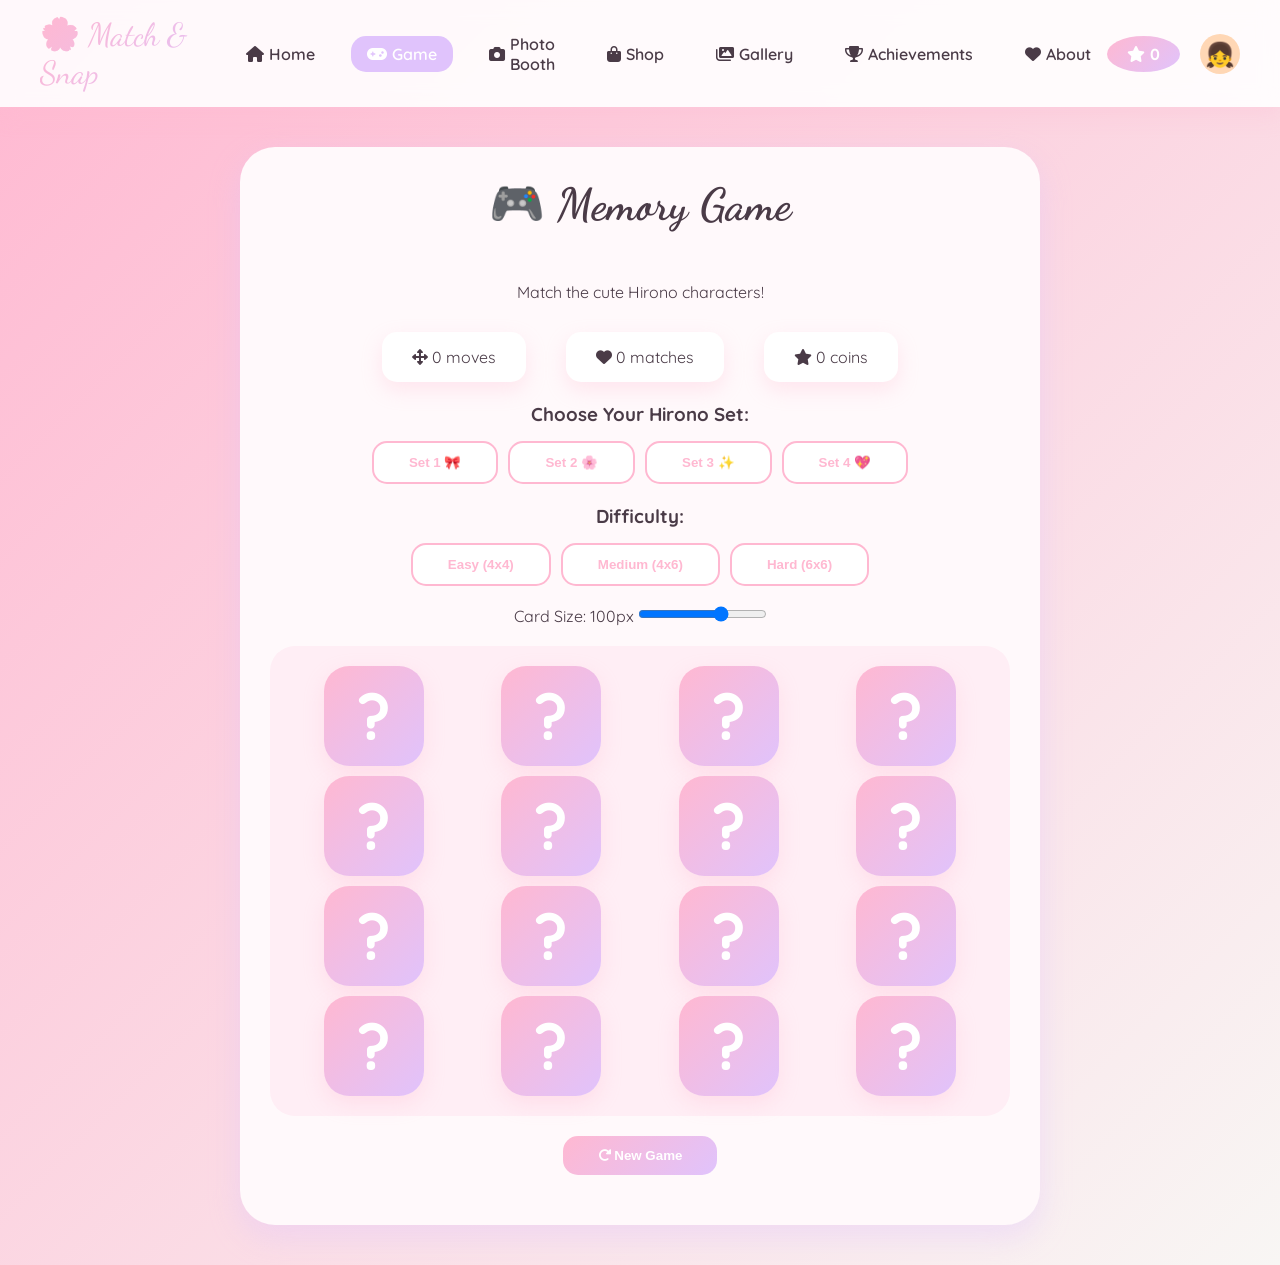
<file: game.html>
<!DOCTYPE html>
<html lang="en">
<head>
    <meta charset="UTF-8">
    <meta name="viewport" content="width=device-width, initial-scale=1.0">
    <title>🌸 Match & Snap - Memory Game</title>
    
    <!-- Fonts -->
    <link href="https://fonts.googleapis.com/css2?family=Quicksand:wght@400;600;700&family=Dancing+Script:wght@700&display=swap" rel="stylesheet">
    
    <!-- Font Awesome -->
    <link rel="stylesheet" href="https://cdnjs.cloudflare.com/ajax/libs/font-awesome/6.0.0/css/all.min.css">
    
    <!-- Main CSS -->
    <link rel="stylesheet" href="css/style.css">
</head>
<body>
    <!-- Navigation Bar -->
    <nav class="navbar">
        <div class="logo">
            <span class="logo-text">🌸 Match & Snap</span>
        </div>
        
        <div class="nav-links">
            <a href="index.html" class="nav-link"><i class="fas fa-home"></i> Home</a>
            <a href="game.html" class="nav-link active"><i class="fas fa-gamepad"></i> Game</a>
            <a href="photobooth.html" class="nav-link"><i class="fas fa-camera"></i> Photo Booth</a>
            <a href="shop.html" class="nav-link"><i class="fas fa-shopping-bag"></i> Shop</a>
            <a href="gallery.html" class="nav-link"><i class="fas fa-images"></i> Gallery</a>
            <a href="achievements.html" class="nav-link"><i class="fas fa-trophy"></i> Achievements</a>
            <a href="about.html" class="nav-link"><i class="fas fa-heart"></i> About</a>
        </div>
        
        <div class="user-section">
            <div class="coin-display">
                <i class="fas fa-star"></i>
                <span id="coin-counter">0</span>
            </div>
            <div class="avatar" id="avatar-display">
                👧
            </div>
        </div>
    </nav>

    <!-- Game Container -->
    <div class="game-container">
        <div class="game-header">
            <h1 class="section-title">🎮 Memory Game</h1>
            <p>Match the cute Hirono characters!</p>
        </div>

        <!-- Game Stats -->
        <div class="game-stats">
            <div class="stat-box">
                <i class="fas fa-arrows-alt"></i>
                <span id="moves">0</span> moves
            </div>
            <div class="stat-box">
                <i class="fas fa-heart"></i>
                <span id="matches">0</span> matches
            </div>
            <div class="stat-box">
                <i class="fas fa-star"></i>
                <span id="game-coins">0</span> coins
            </div>
        </div>

        <!-- Character Set Selector -->
        <div style="text-align: center; margin: 20px 0;">
            <h3 style="margin-bottom: 15px;">Choose Your Hirono Set:</h3>
            <div style="display: flex; gap: 10px; justify-content: center; flex-wrap: wrap;">
                <button class="btn btn-secondary set-btn active" onclick="setCharacterSet('set1')">Set 1 🎀</button>
                <button class="btn btn-secondary set-btn" onclick="setCharacterSet('set2')">Set 2 🌸</button>
                <button class="btn btn-secondary set-btn" onclick="setCharacterSet('set3')">Set 3 ✨</button>
                <button class="btn btn-secondary set-btn" onclick="setCharacterSet('set4')">Set 4 💖</button>
            </div>
        </div>

        <!-- Difficulty Selector -->
        <div style="text-align: center; margin: 20px 0;">
            <h3 style="margin-bottom: 15px;">Difficulty:</h3>
            <div style="display: flex; gap: 10px; justify-content: center;">
                <button class="btn btn-secondary difficulty-btn active" onclick="setDifficulty('easy')">Easy (4x4)</button>
                <button class="btn btn-secondary difficulty-btn" onclick="setDifficulty('medium')">Medium (4x6)</button>
                <button class="btn btn-secondary difficulty-btn" onclick="setDifficulty('hard')">Hard (6x6)</button>
            </div>
        </div>

        <!-- Card Size Control -->
        <div style="text-align: center; margin: 20px 0;">
            <label>Card Size: <span id="size-value">100px</span></label>
            <input type="range" min="60" max="120" value="100" id="card-size-slider" oninput="adjustCardSize(this.value)">
        </div>

        <!-- Game Board -->
        <div id="game-board" class="game-board easy"></div>

        <!-- Game Controls -->
        <div style="text-align: center; margin: 20px 0;">
            <button class="btn btn-primary" onclick="resetGame()">
                <i class="fas fa-redo-alt"></i> New Game
            </button>
        </div>
    </div>

    <!-- Toast Container -->
    <div class="toast-container" id="toast-container"></div>

    <!-- Scripts -->
    <script src="js/main.js"></script>
    <script src="js/game.js"></script>
</body>
</html>
</file>
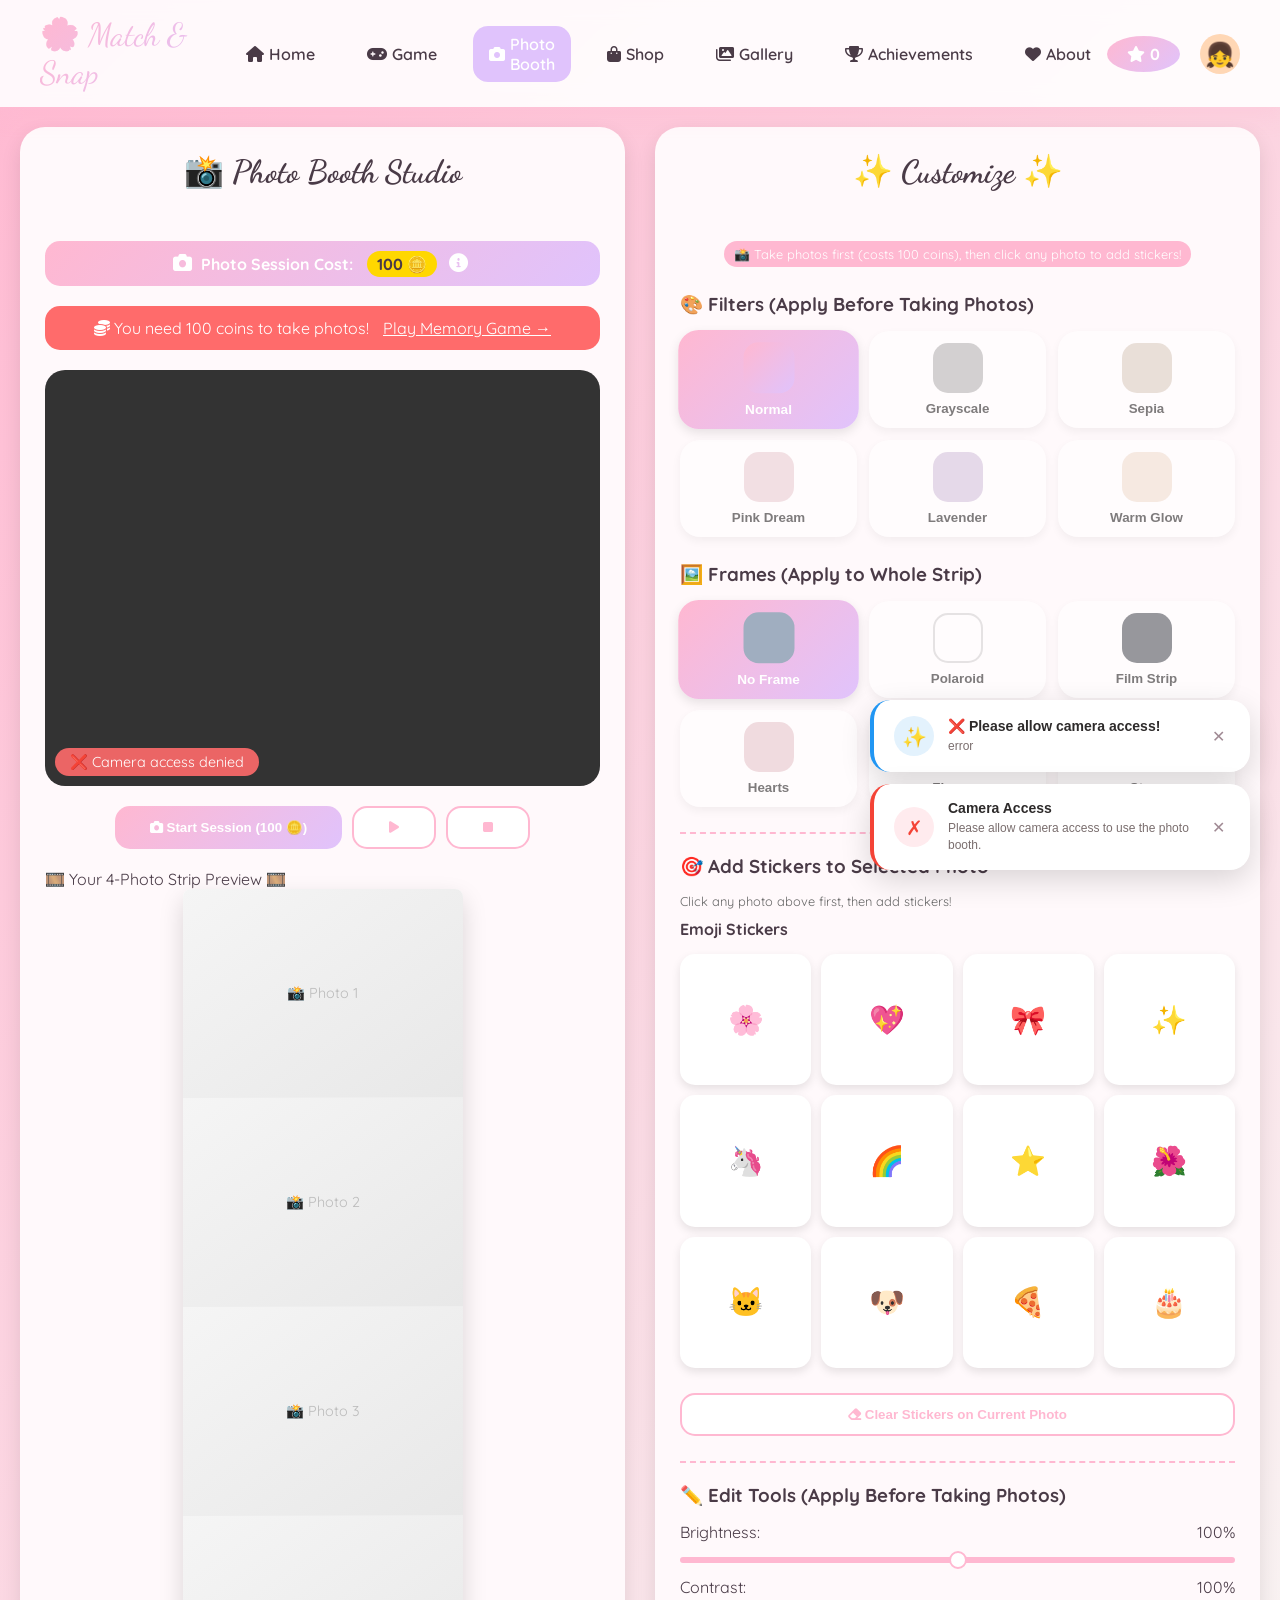
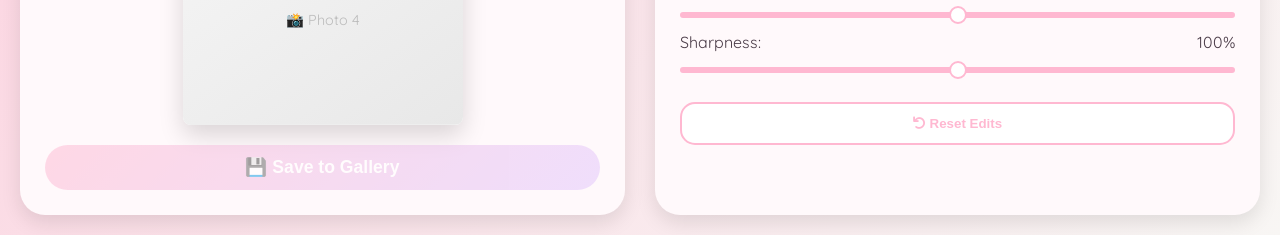
<file: photobooth.html>
<!DOCTYPE html>
<html lang="en">
<head>
    <meta charset="UTF-8">
    <meta name="viewport" content="width=device-width, initial-scale=1.0">
    <title>🌸 Match & Snap - Photo Booth</title>
    
    <link href="https://fonts.googleapis.com/css2?family=Quicksand:wght@400;600;700&family=Dancing+Script:wght@700&display=swap" rel="stylesheet">
    <link rel="stylesheet" href="https://cdnjs.cloudflare.com/ajax/libs/font-awesome/6.0.0/css/all.min.css">
    <link rel="stylesheet" href="css/style.css">
    
    <style>
        .photobooth-container {
            display: grid;
            grid-template-columns: 1fr 1fr;
            gap: 30px;
            max-width: 1400px;
            margin: 0 auto;
            padding: 20px;
        }
        
        .camera-section {
            background: var(--bg-light);
            border-radius: 25px;
            padding: 25px;
            box-shadow: 0 8px 20px rgba(0,0,0,0.1);
        }
        
        .video-container {
            position: relative;
            border-radius: 20px;
            overflow: hidden;
            aspect-ratio: 4/3;
            background: #333;
        }
        
        #video {
            width: 100%;
            height: 100%;
            object-fit: cover;
            transform: scaleX(-1);
        }
        
        .video-overlay {
            position: absolute;
            bottom: 10px;
            left: 10px;
            background: rgba(0,0,0,0.7);
            color: white;
            padding: 5px 15px;
            border-radius: 20px;
            font-size: 0.9em;
            z-index: 10;
        }
        
        /* Cost Display Banner */
        .cost-banner {
            background: linear-gradient(135deg, #ffb8d1, #e0c3fc);
            border-radius: 15px;
            padding: 12px;
            text-align: center;
            margin-bottom: 20px;
            color: white;
            font-weight: bold;
        }
        
        .cost-banner i {
            font-size: 1.2em;
            margin-right: 5px;
        }
        
        .coins-needed {
            background: #ffd700;
            color: #4a3b47;
            padding: 3px 10px;
            border-radius: 20px;
            margin-left: 10px;
        }
        
        .insufficient-coins {
            background: #ff6b6b;
            color: white;
            border-radius: 15px;
            padding: 12px;
            text-align: center;
            margin-bottom: 20px;
            display: none;
        }
        
        #countdown {
            position: absolute;
            top: 50%;
            left: 50%;
            transform: translate(-50%, -50%);
            width: 100px;
            height: 100px;
            background: rgba(0,0,0,0.8);
            border-radius: 50%;
            display: none;
            align-items: center;
            justify-content: center;
            font-size: 3em;
            font-weight: bold;
            color: white;
            z-index: 20;
            animation: countdownPulse 1s infinite;
        }
        
        @keyframes countdownPulse {
            0%, 100% { transform: translate(-50%, -50%) scale(1); }
            50% { transform: translate(-50%, -50%) scale(1.2); }
        }
        
        /* Strip Container - 1000x3000 final size preview */
        .strip-container {
            width: 100%;
            max-width: 280px;
            margin: 0 auto;
            background: white;
            border-radius: 8px;
            overflow: hidden;
            box-shadow: 0 10px 25px rgba(0,0,0,0.15);
        }
        
        .strip-photo {
            width: 100%;
            aspect-ratio: 867 / 647;
            background: #f0f0f0;
            position: relative;
            background-size: cover;
            background-position: center;
            background-repeat: no-repeat;
            border-bottom: 1px solid #eee;
            transition: all 0.3s ease;
            cursor: pointer;
        }
        
        .strip-photo.empty {
            display: flex;
            align-items: center;
            justify-content: center;
            font-size: 0.9em;
            color: #bbb;
            background: linear-gradient(145deg, #f5f5f5, #e8e8e8);
        }
        
        .strip-photo.filled {
            animation: photoPop 0.4s ease;
        }
        
        .strip-photo:hover {
            transform: scale(1.02);
            box-shadow: 0 0 0 2px #ffb8d1;
        }
        
        @keyframes photoPop {
            0% { transform: scale(0.8); opacity: 0; }
            80% { transform: scale(1.02); }
            100% { transform: scale(1); opacity: 1; }
        }
        
        /* Frame styles */
        .strip-container.polaroid {
            background: white;
            padding: 10px 10px 25px 10px;
            position: relative;
            max-width: 300px;
        }
        
        .strip-container.polaroid .strip-photo {
            border-bottom: none;
        }
        
        .strip-container.polaroid::after {
            content: '🌸 Match & Snap';
            position: absolute;
            bottom: 5px;
            left: 0;
            right: 0;
            text-align: center;
            font-size: 10px;
            color: #999;
            font-family: 'Quicksand', sans-serif;
        }
        
        .strip-container.film {
            background: #1a1a1a;
            padding: 12px;
            position: relative;
        }
        
        .strip-container.film::before,
        .strip-container.film::after {
            content: '';
            position: absolute;
            left: 0;
            right: 0;
            height: 12px;
            background: repeating-linear-gradient(90deg, #ffd700, #ffd700 8px, #1a1a1a 8px, #1a1a1a 16px);
            z-index: 2;
        }
        
        .strip-container.film::before { top: 0; }
        .strip-container.film::after { bottom: 0; }
        
        .strip-container.hearts {
            background: white;
            position: relative;
            border: 3px solid #ffb6c1;
        }
        
        .strip-container.hearts::before {
            content: '❤️';
            position: absolute;
            top: -12px;
            left: -12px;
            font-size: 24px;
            background: white;
            border-radius: 50%;
            padding: 4px;
            z-index: 3;
        }
        
        .strip-container.hearts::after {
            content: '❤️';
            position: absolute;
            bottom: -12px;
            right: -12px;
            font-size: 24px;
            background: white;
            border-radius: 50%;
            padding: 4px;
            z-index: 3;
        }
        
        .strip-container.flowers {
            background: white;
            position: relative;
            border: 3px solid #ffb8d1;
        }
        
        .strip-container.flowers::before,
        .strip-container.flowers::after {
            content: '🌸';
            position: absolute;
            font-size: 20px;
            background: white;
            border-radius: 50%;
            padding: 4px;
            z-index: 3;
        }
        
        .strip-container.flowers::before {
            top: -12px;
            left: -12px;
        }
        
        .strip-container.flowers::after {
            bottom: -12px;
            right: -12px;
        }
        
        .strip-container.stars {
            background: white;
            position: relative;
            border: 3px solid #ffd700;
        }
        
        .strip-container.stars::before,
        .strip-container.stars::after {
            content: '⭐';
            position: absolute;
            font-size: 20px;
            background: white;
            border-radius: 50%;
            padding: 4px;
            z-index: 3;
        }
        
        .strip-container.stars::before {
            top: -12px;
            left: -12px;
        }
        
        .strip-container.stars::after {
            bottom: -12px;
            right: -12px;
        }
        
        .save-strip-btn {
            width: 100%;
            margin-top: 20px;
            padding: 12px;
            background: linear-gradient(135deg, #ffb8d1, #e0c3fc);
            color: white;
            border: none;
            border-radius: 25px;
            font-size: 1.1em;
            font-weight: bold;
            cursor: pointer;
            transition: all 0.3s ease;
        }
        
        .save-strip-btn:hover:not(:disabled) {
            transform: translateY(-2px);
            box-shadow: 0 5px 15px rgba(255, 184, 209, 0.5);
        }
        
        .save-strip-btn:disabled {
            opacity: 0.5;
            cursor: not-allowed;
        }
        
        /* Filter & Frame Buttons */
        .filter-btn, .frame-btn {
            padding: 12px;
            border: none;
            border-radius: 20px;
            background: white;
            cursor: pointer;
            transition: all 0.3s ease;
            display: flex;
            flex-direction: column;
            align-items: center;
            justify-content: center;
            gap: 8px;
            box-shadow: 0 4px 10px rgba(0,0,0,0.1);
            font-weight: 600;
        }
        
        .filter-btn.active, .frame-btn.active {
            background: linear-gradient(135deg, #ffb8d1, #e0c3fc);
            color: white;
            transform: scale(1.02);
        }
        
        .filter-btn.locked, .frame-btn.locked {
            opacity: 0.5;
            filter: grayscale(0.5);
            cursor: not-allowed;
        }
        
        .filter-preview {
            width: 50px;
            height: 50px;
            border-radius: 15px;
        }
        
        /* Sticker Section */
        .sticker-section {
            margin-top: 20px;
            padding-top: 20px;
            border-top: 2px dashed #ffb8d1;
        }
        
        .sticker-grid {
            display: grid;
            grid-template-columns: repeat(4, 1fr);
            gap: 10px;
            margin: 15px 0;
        }
        
        .sticker-btn {
            aspect-ratio: 1;
            border: none;
            border-radius: 15px;
            background: white;
            font-size: 1.8em;
            cursor: pointer;
            transition: all 0.3s ease;
            box-shadow: 0 4px 10px rgba(0,0,0,0.1);
        }
        
        .sticker-btn:hover {
            transform: scale(1.1) rotate(5deg);
            background: linear-gradient(135deg, #ffb8d1, #e0c3fc);
        }
        
        .image-sticker-btn {
            aspect-ratio: 1;
            border: none;
            border-radius: 15px;
            background: white;
            cursor: pointer;
            transition: all 0.3s ease;
            box-shadow: 0 4px 10px rgba(0,0,0,0.1);
            overflow: hidden;
            padding: 5px;
        }
        
        .image-sticker-btn img {
            width: 100%;
            height: 100%;
            object-fit: contain;
        }
        
        .image-sticker-btn:hover {
            transform: scale(1.1) rotate(5deg);
            box-shadow: 0 8px 20px rgba(0,0,0,0.2);
        }
        
        .edit-slider {
            width: 100%;
            margin: 10px 0;
        }
        
        .edit-slider label {
            display: flex;
            justify-content: space-between;
            margin-bottom: 5px;
        }
        
        .edit-slider input {
            width: 100%;
            height: 6px;
            border-radius: 3px;
            background: #ffb8d1;
            -webkit-appearance: none;
        }
        
        .edit-slider input::-webkit-slider-thumb {
            -webkit-appearance: none;
            width: 18px;
            height: 18px;
            border-radius: 50%;
            background: white;
            border: 2px solid #ffb8d1;
            cursor: pointer;
        }
        
        .selected-photo-indicator {
            background: #ffb8d1;
            color: white;
            padding: 5px 10px;
            border-radius: 20px;
            font-size: 0.8em;
            display: inline-block;
            margin-bottom: 10px;
        }
        
        @media (max-width: 1024px) {
            .photobooth-container {
                grid-template-columns: 1fr;
            }
        }

        /* ========== CHIC CUSTOM MODAL ========== */
.chic-modal {
    position: fixed;
    top: 0;
    left: 0;
    width: 100%;
    height: 100%;
    background: rgba(0, 0, 0, 0.5);
    backdrop-filter: blur(8px);
    z-index: 10000;
    display: none;
    justify-content: center;
    align-items: center;
    font-family: 'Inter', sans-serif;
}

.chic-modal.active {
    display: flex;
    animation: fadeIn 0.3s ease;
}

.chic-modal-content {
    background: white;
    border-radius: 32px;
    padding: 0;
    max-width: 400px;
    width: 90%;
    transform: scale(0.9);
    transition: transform 0.3s ease;
    box-shadow: 0 25px 50px rgba(0, 0, 0, 0.2);
    overflow: hidden;
}

.chic-modal.active .chic-modal-content {
    transform: scale(1);
}

.chic-modal-header {
    padding: 24px 24px 16px 24px;
    text-align: center;
}

.chic-modal-icon {
    width: 64px;
    height: 64px;
    margin: 0 auto 16px;
    display: flex;
    align-items: center;
    justify-content: center;
    border-radius: 50%;
    font-size: 32px;
}

.chic-modal-icon.success {
    background: #e8f5e9;
    color: #4caf50;
}

.chic-modal-icon.error {
    background: #ffebee;
    color: #f44336;
}

.chic-modal-icon.warning {
    background: #fff8e1;
    color: #ff9800;
}

.chic-modal-icon.info {
    background: #e3f2fd;
    color: #2196f3;
}

.chic-modal-title {
    font-size: 20px;
    font-weight: 600;
    color: #2d2a2a;
    margin-bottom: 8px;
    font-family: 'Playfair Display', serif;
}

.chic-modal-message {
    font-size: 14px;
    color: #7a6e6e;
    line-height: 1.5;
}

.chic-modal-body {
    padding: 0 24px 24px 24px;
    text-align: center;
}

.chic-modal-button {
    background: #2d2a2a;
    color: white;
    border: none;
    padding: 12px 24px;
    border-radius: 40px;
    font-size: 14px;
    font-weight: 500;
    cursor: pointer;
    transition: all 0.3s ease;
    width: 100%;
    font-family: 'Inter', sans-serif;
}

.chic-modal-button:hover {
    background: #c4a0b0;
    transform: translateY(-2px);
}

.chic-modal-progress {
    margin-top: 20px;
}

.chic-progress-bar {
    height: 4px;
    background: #f0e6ea;
    border-radius: 2px;
    overflow: hidden;
    margin-bottom: 8px;
}

.chic-progress-fill {
    height: 100%;
    background: #c4a0b0;
    width: 0%;
    transition: width 0.3s ease;
    border-radius: 2px;
}

.chic-progress-text {
    font-size: 12px;
    color: #a08a94;
    text-align: center;
}

@keyframes fadeIn {
    from { opacity: 0; }
    to { opacity: 1; }
}
/* ========== CHIC TOAST NOTIFICATION ========== */
.chic-toast-container {
    position: fixed;
    bottom: 30px;
    right: 30px;
    z-index: 10001;
    display: flex;
    flex-direction: column;
    gap: 12px;
    pointer-events: none;
}

.chic-toast {
    min-width: 280px;
    max-width: 380px;
    background: white;
    border-radius: 20px;
    padding: 16px 20px;
    box-shadow: 0 10px 30px rgba(0, 0, 0, 0.15);
    display: flex;
    align-items: center;
    gap: 14px;
    transform: translateX(420px);
    transition: transform 0.4s cubic-bezier(0.34, 1.2, 0.64, 1);
    pointer-events: auto;
    cursor: pointer;
    border-left: 4px solid;
}

.chic-toast.show {
    transform: translateX(0);
}

.chic-toast.success {
    border-left-color: #4caf50;
}
.chic-toast.success .chic-toast-icon {
    background: #e8f5e9;
    color: #4caf50;
}

.chic-toast.error {
    border-left-color: #f44336;
}
.chic-toast.error .chic-toast-icon {
    background: #ffebee;
    color: #f44336;
}

.chic-toast.warning {
    border-left-color: #ff9800;
}
.chic-toast.warning .chic-toast-icon {
    background: #fff8e1;
    color: #ff9800;
}

.chic-toast.info {
    border-left-color: #2196f3;
}
.chic-toast.info .chic-toast-icon {
    background: #e3f2fd;
    color: #2196f3;
}

.chic-toast-icon {
    width: 40px;
    height: 40px;
    border-radius: 50%;
    display: flex;
    align-items: center;
    justify-content: center;
    font-size: 20px;
    flex-shrink: 0;
}

.chic-toast-content {
    flex: 1;
}

.chic-toast-title {
    font-weight: 600;
    font-size: 14px;
    color: #2d2a2a;
    margin-bottom: 4px;
    font-family: 'Inter', sans-serif;
}

.chic-toast-message {
    font-size: 12px;
    color: #7a6e6e;
    line-height: 1.4;
    font-family: 'Inter', sans-serif;
}

.chic-toast-close {
    width: 24px;
    height: 24px;
    border-radius: 50%;
    display: flex;
    align-items: center;
    justify-content: center;
    cursor: pointer;
    color: #a08a94;
    transition: all 0.2s ease;
    flex-shrink: 0;
}

.chic-toast-close:hover {
    background: #f5f0f2;
    color: #2d2a2a;
}

/* Progress Toast */
.chic-toast.progress {
    border-left-color: #c4a0b0;
}
.chic-toast.progress .chic-toast-icon {
    background: #f5f0f2;
    color: #c4a0b0;
}

.chic-progress-bar {
    height: 3px;
    background: #f0e6ea;
    border-radius: 2px;
    overflow: hidden;
    margin-top: 10px;
}

.chic-progress-fill {
    height: 100%;
    background: #c4a0b0;
    width: 0%;
    transition: width 0.3s ease;
    border-radius: 2px;
}

/* Mobile */
@media (max-width: 768px) {
    .chic-toast-container {
        bottom: 20px;
        right: 20px;
        left: 20px;
    }
    
    .chic-toast {
        max-width: none;
        width: auto;
    }
}

    </style>
</head>
<body>
    <nav class="navbar">
        <div class="logo">
            <span class="logo-text">🌸 Match & Snap</span>
        </div>
        <div class="nav-links">
            <a href="index.html" class="nav-link"><i class="fas fa-home"></i> Home</a>
            <a href="game.html" class="nav-link"><i class="fas fa-gamepad"></i> Game</a>
            <a href="photobooth.html" class="nav-link active"><i class="fas fa-camera"></i> Photo Booth</a>
            <a href="shop.html" class="nav-link"><i class="fas fa-shopping-bag"></i> Shop</a>
            <a href="gallery.html" class="nav-link"><i class="fas fa-images"></i> Gallery</a>
            <a href="achievements.html" class="nav-link"><i class="fas fa-trophy"></i> Achievements</a>
            <a href="about.html" class="nav-link"><i class="fas fa-heart"></i> About</a>
        </div>
        <div class="user-section">
            <div class="coin-display"><i class="fas fa-star"></i> <span id="coin-counter">0</span></div>
            <div class="avatar" id="avatar-display">👧</div>
        </div>
    </nav>

    <div class="photobooth-container">
        <!-- Camera Section -->
        <div class="camera-section">
            <h2 class="section-title" style="font-size: 2em;">📸 Photo Booth Studio</h2>
            
            <!-- Cost Banner -->
            <div class="cost-banner">
                <i class="fas fa-camera"></i> Photo Session Cost: <span class="coins-needed">100 🪙</span>
                <i class="fas fa-info-circle" style="margin-left: 8px; cursor: help;" title="Earn coins by playing the Memory Game!"></i>
            </div>
            
            <div id="insufficient-coins" class="insufficient-coins">
                <i class="fas fa-coins"></i> You need 100 coins to take photos!
                <a href="game.html" style="color: white; text-decoration: underline; margin-left: 10px;">Play Memory Game →</a>
            </div>
            
            <div class="video-container">
                <video id="video" autoplay playsinline></video>
                <div class="video-overlay" id="camera-status">Starting camera...</div>
                <div id="countdown"></div>
            </div>

            <div style="display: flex; gap: 10px; justify-content: center; margin: 20px 0;">
                <button class="btn btn-primary" id="capture-btn" onclick="checkAndStartPhotoStrip()">
                    <i class="fas fa-camera"></i> Start Session (100 🪙)
                </button>
                <button class="btn btn-secondary" onclick="startCamera()"><i class="fas fa-play"></i></button>
                <button class="btn btn-secondary" onclick="stopCamera()"><i class="fas fa-stop"></i></button>
            </div>

            <canvas id="canvas" style="display: none;"></canvas>
            <canvas id="strip-canvas" style="display: none;"></canvas>

            <!-- Photo Strip Preview -->
            <div class="photo-strip-preview">
                <div class="photo-strip-title">🎞️ Your 4-Photo Strip Preview 🎞️</div>
                
                <div id="strip-container" class="strip-container">
                    <div class="strip-photo empty" id="strip-photo-0">📸 Photo 1</div>
                    <div class="strip-photo empty" id="strip-photo-1">📸 Photo 2</div>
                    <div class="strip-photo empty" id="strip-photo-2">📸 Photo 3</div>
                    <div class="strip-photo empty" id="strip-photo-3">📸 Photo 4</div>
                </div>
            
                <button class="save-strip-btn" id="save-strip-btn" onclick="savePhotoStrip()" disabled>
    💾 Save to Gallery
</button>
            </div>
        </div>

        <!-- Filters, Frames & Editing Section -->
        <div class="camera-section">
            <h2 class="section-title" style="font-size: 2em;">✨ Customize ✨</h2>
            
            <div id="selected-photo-info" style="text-align: center; margin-bottom: 15px;">
                <span class="selected-photo-indicator">📸 Take photos first (costs 100 coins), then click any photo to add stickers!</span>
            </div>
            
            <!-- Filters -->
            <div style="margin-bottom: 25px;">
                <h3 style="margin-bottom: 15px;">🎨 Filters (Apply Before Taking Photos)</h3>
                <div style="display: grid; grid-template-columns: repeat(3, 1fr); gap: 12px;">
                    <button class="filter-btn active" data-filter="normal" onclick="applyFilter('normal')">
                        <span class="filter-preview" style="background: linear-gradient(135deg, #ffb8d1, #e0c3fc);"></span>
                        Normal
                    </button>
                    <button class="filter-btn locked" data-filter="grayscale" onclick="checkAndApplyFilter('grayscale')">
                        <span class="filter-preview" style="background: #a8a8a8;"></span>
                        Grayscale
                    </button>
                    <button class="filter-btn locked" data-filter="sepia" onclick="checkAndApplyFilter('sepia')">
                        <span class="filter-preview" style="background: #e2c4a6;"></span>
                        Sepia
                    </button>
                    <button class="filter-btn locked" data-filter="pink" onclick="checkAndApplyFilter('pink')">
                        <span class="filter-preview" style="background: #ffc0cb;"></span>
                        Pink Dream
                    </button>
                    <button class="filter-btn locked" data-filter="purple" onclick="checkAndApplyFilter('purple')">
                        <span class="filter-preview" style="background: #d8b4f0;"></span>
                        Lavender
                    </button>
                    <button class="filter-btn locked" data-filter="warm" onclick="checkAndApplyFilter('warm')">
                        <span class="filter-preview" style="background: #ffd7b5;"></span>
                        Warm Glow
                    </button>
                </div>
            </div>

            <!-- Frames -->
            <div style="margin-bottom: 25px;">
                <h3 style="margin-bottom: 15px;">🖼️ Frames (Apply to Whole Strip)</h3>
                <div style="display: grid; grid-template-columns: repeat(3, 1fr); gap: 12px;">
                    <button class="frame-btn active" data-frame="none" onclick="applyFrame('none')">
                        <span class="filter-preview" style="background: #a0aec0;"></span>
                        No Frame
                    </button>
                    <button class="frame-btn locked" data-frame="polaroid" onclick="checkAndApplyFrame('polaroid')">
                        <span class="filter-preview" style="background: white; border: 2px solid #ccc;"></span>
                        Polaroid
                    </button>
                    <button class="frame-btn locked" data-frame="film" onclick="checkAndApplyFrame('film')">
                        <span class="filter-preview" style="background: #2d3748;"></span>
                        Film Strip
                    </button>
                    <button class="frame-btn locked" data-frame="hearts" onclick="checkAndApplyFrame('hearts')">
                        <span class="filter-preview" style="background: #ffb6c1;"></span>
                        Hearts
                    </button>
                    <button class="frame-btn locked" data-frame="flowers" onclick="checkAndApplyFrame('flowers')">
                        <span class="filter-preview" style="background: #ffb8d1;"></span>
                        Flowers
                    </button>
                    <button class="frame-btn locked" data-frame="stars" onclick="checkAndApplyFrame('stars')">
                        <span class="filter-preview" style="background: #ffd700;"></span>
                        Stars
                    </button>
                </div>
            </div>

            <!-- Stickers Section -->
            <div class="sticker-section">
                <h3 style="margin-bottom: 15px;">🎯 Add Stickers to Selected Photo</h3>
                <p style="font-size: 0.8em; color: #666; margin-bottom: 10px;">Click any photo above first, then add stickers!</p>
                
                <div style="margin-bottom: 15px;">
                    <h4 style="margin-bottom: 10px;">Emoji Stickers</h4>
                    <div class="sticker-grid">
                        <button class="sticker-btn" onclick="addSticker('🌸')">🌸</button>
                        <button class="sticker-btn" onclick="addSticker('💖')">💖</button>
                        <button class="sticker-btn" onclick="addSticker('🎀')">🎀</button>
                        <button class="sticker-btn" onclick="addSticker('✨')">✨</button>
                        <button class="sticker-btn" onclick="addSticker('🦄')">🦄</button>
                        <button class="sticker-btn" onclick="addSticker('🌈')">🌈</button>
                        <button class="sticker-btn" onclick="addSticker('⭐')">⭐</button>
                        <button class="sticker-btn" onclick="addSticker('🌺')">🌺</button>
                        <button class="sticker-btn" onclick="addSticker('🐱')">🐱</button>
                        <button class="sticker-btn" onclick="addSticker('🐶')">🐶</button>
                        <button class="sticker-btn" onclick="addSticker('🍕')">🍕</button>
                        <button class="sticker-btn" onclick="addSticker('🎂')">🎂</button>
                    </div>
                </div>
                
                <!-- <div style="margin-bottom: 15px;">
                    <h4 style="margin-bottom: 10px;">🌟 Image Stickers</h4>
                    <div class="sticker-grid" id="image-sticker-grid"></div>
                </div> -->
                
                <button class="btn btn-secondary" onclick="clearStickersOnSelectedPhoto()" style="width: 100%; margin-top: 10px;">
                    <i class="fas fa-eraser"></i> Clear Stickers on Current Photo
                </button>
            </div>

            <!-- Editing Tools -->
            <div style="margin-top: 25px; padding-top: 20px; border-top: 2px dashed #ffb8d1;">
                <h3 style="margin-bottom: 15px;">✏️ Edit Tools (Apply Before Taking Photos)</h3>
                
                <div class="edit-slider">
                    <label>Brightness: <span id="brightness-val">100%</span></label>
                    <input type="range" min="0" max="200" value="100" id="brightness" oninput="updateEdit('brightness', this.value)">
                </div>
                
                <div class="edit-slider">
                    <label>Contrast: <span id="contrast-val">100%</span></label>
                    <input type="range" min="0" max="200" value="100" id="contrast" oninput="updateEdit('contrast', this.value)">
                </div>
                
                <div class="edit-slider">
                    <label>Sharpness: <span id="sharpness-val">100%</span></label>
                    <input type="range" min="0" max="200" value="100" id="sharpness" oninput="updateEdit('sharpness', this.value)">
                </div>

                <button class="btn btn-secondary" onclick="resetEdits()" style="width: 100%; margin-top: 15px;">
                    <i class="fas fa-undo"></i> Reset Edits
                </button>
            </div>
        </div>
    </div>

    <div class="toast-container" id="toast-container"></div>

    <script src="js/main.js"></script>
    <script src="js/photobooth.js"></script>

    <!-- Chic Custom Modal -->
<div id="chic-modal" class="chic-modal">
    <div class="chic-modal-content">
        <div class="chic-modal-header">
            <div class="chic-modal-icon" id="modal-icon">📸</div>
            <h3 class="chic-modal-title" id="modal-title">Notice</h3>
            <p class="chic-modal-message" id="modal-message">Loading...</p>
        </div>
        <div class="chic-modal-body">
            <div id="modal-progress" class="chic-modal-progress" style="display: none;">
                <div class="chic-progress-bar">
                    <div class="chic-progress-fill" id="progress-fill"></div>
                </div>
                <div class="chic-progress-text" id="progress-text">0%</div>
            </div>
            <button class="chic-modal-button" id="modal-close-btn" onclick="closeChicModal()">Got it</button>
        </div>
    </div>
</div>
<!-- Chic Toast Container -->
<div id="chic-toast-container" class="chic-toast-container"></div>
</body>
</html>
</file>
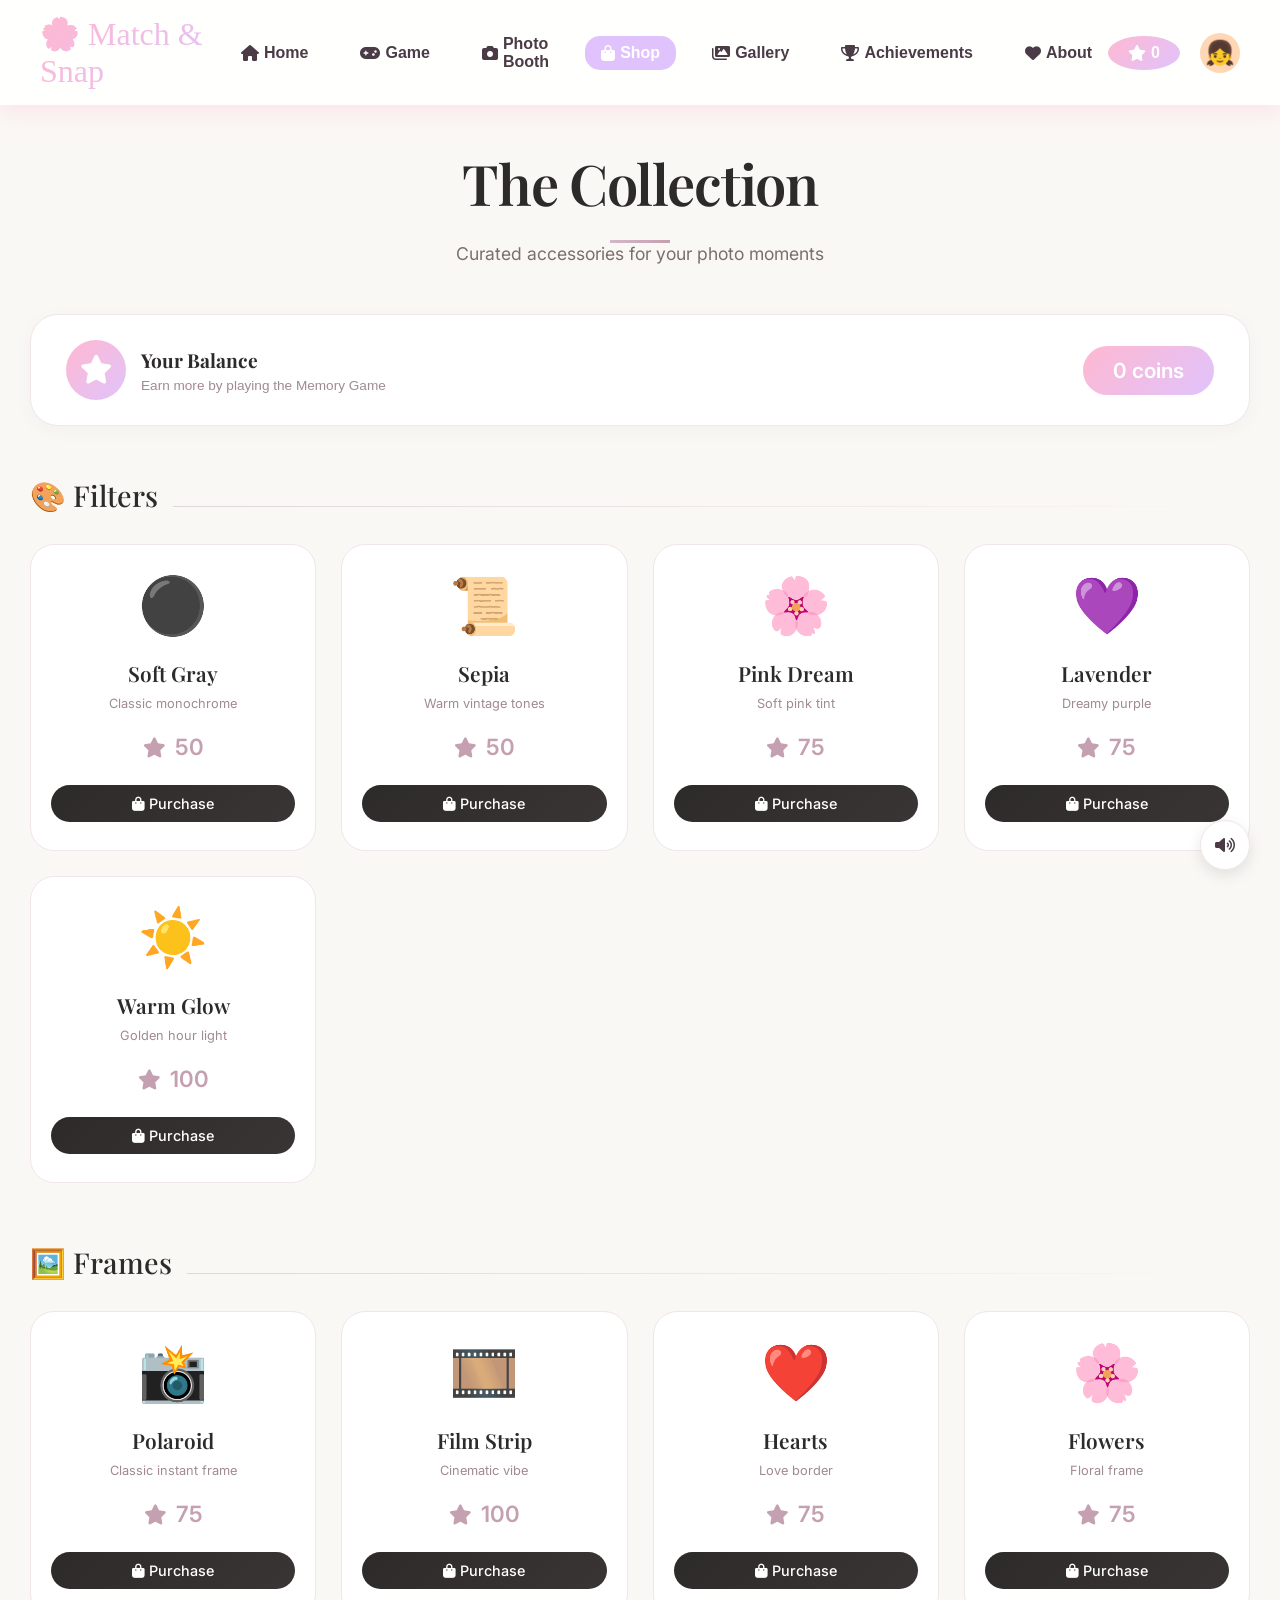
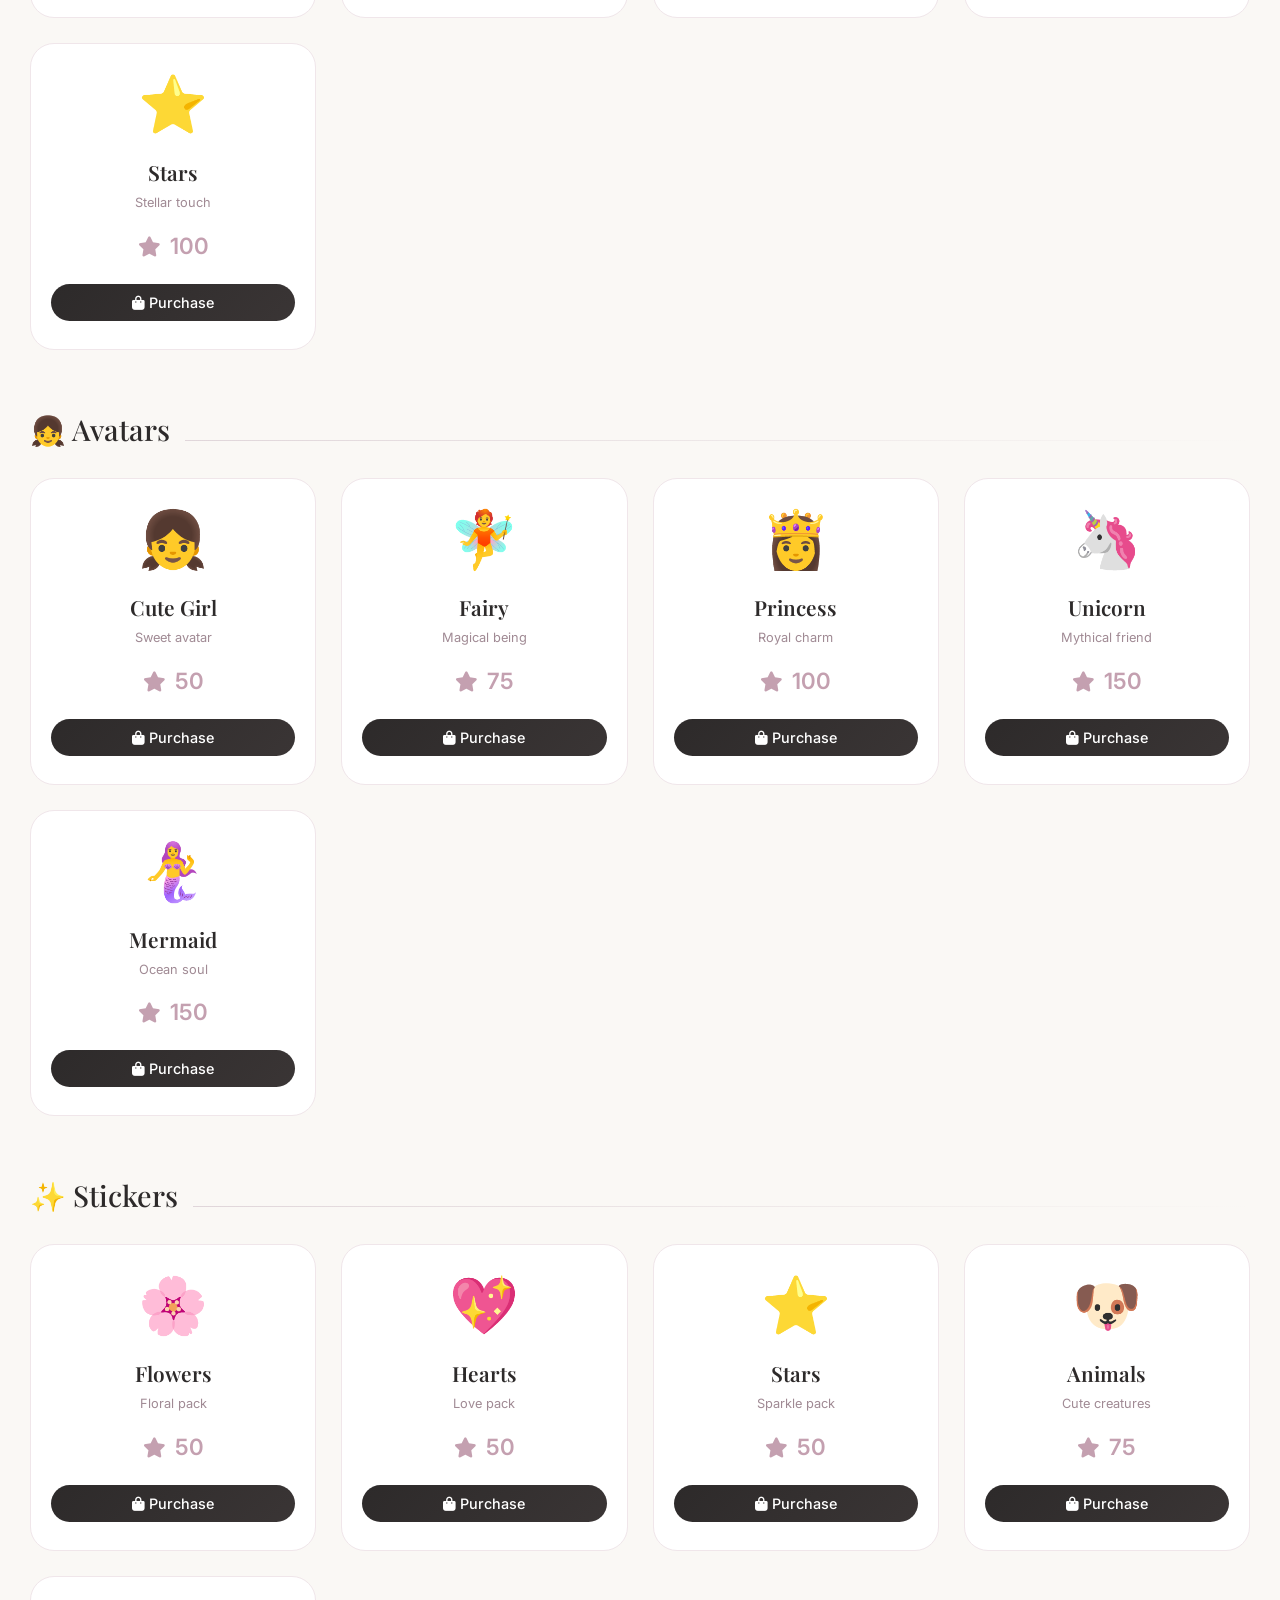
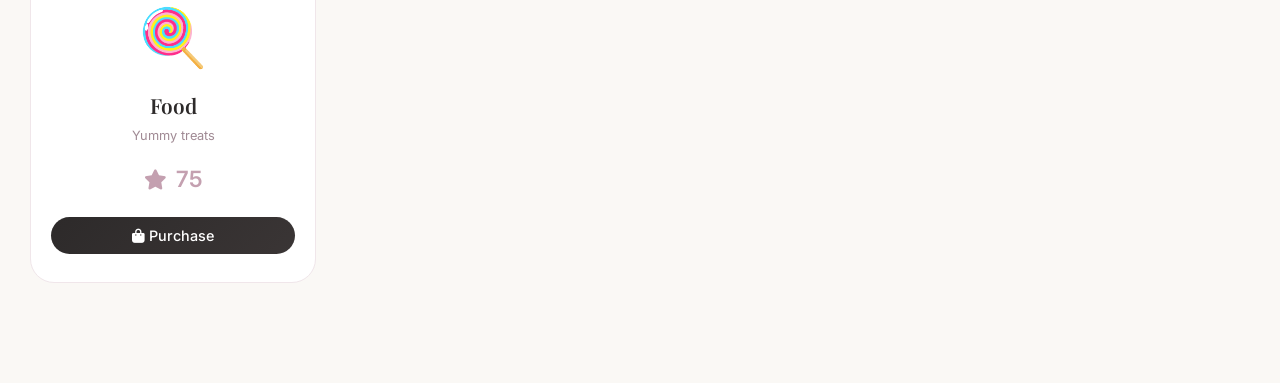
<file: shop.html>
<!DOCTYPE html>
<html lang="en">
<head>
    <meta charset="UTF-8">
    <meta name="viewport" content="width=device-width, initial-scale=1.0">
    <title>🌸 Match & Snap - Shop</title>
    
    <!-- Fonts -->
    <link href="https://fonts.googleapis.com/css2?family=Inter:wght@300;400;500;600;700&family=Playfair+Display:wght@400;600;700&display=swap" rel="stylesheet">
    
    <!-- Font Awesome -->
    <link rel="stylesheet" href="https://cdnjs.cloudflare.com/ajax/libs/font-awesome/6.0.0/css/all.min.css">
    
    <!-- Main CSS -->
    <link rel="stylesheet" href="css/style.css">
    
    <style>
        /* Shop Page Specific - Chic Minimalist */
        .shop-page {
            background: #faf8f5;
            min-height: 100vh;
        }
        
        .shop-container {
            max-width: 1400px;
            margin: 0 auto;
            padding: 40px 30px;
        }
        
        /* Header */
        .shop-header {
            text-align: center;
            margin-bottom: 50px;
        }
        
        .shop-header h1 {
            font-family: 'Playfair Display', serif;
            font-size: 3.5em;
            font-weight: 600;
            color: #2d2a2a;
            letter-spacing: -0.02em;
            margin-bottom: 15px;
        }
        
        .shop-header p {
            font-family: 'Inter', sans-serif;
            color: #7a6e6e;
            font-size: 1.1em;
        }
        
        .header-divider {
            width: 60px;
            height: 3px;
            background: linear-gradient(90deg, #d4b8c8, #c4a0b0);
            margin: 20px auto 0;
        }
        
        /* Coins Card */
        .coins-card {
            background: white;
            border-radius: 28px;
            padding: 25px 35px;
            margin-bottom: 50px;
            display: flex;
            justify-content: space-between;
            align-items: center;
            flex-wrap: wrap;
            gap: 20px;
            box-shadow: 0 5px 20px rgba(0, 0, 0, 0.03);
            border: 1px solid #f0e6ea;
        }
        
        .coins-info {
            display: flex;
            align-items: center;
            gap: 15px;
        }
        
        .coins-icon {
            width: 60px;
            height: 60px;
            background: linear-gradient(135deg, #ffb8d1, #e0c3fc);
            border-radius: 50%;
            display: flex;
            align-items: center;
            justify-content: center;
            font-size: 1.8em;
            color: white;
        }
        
        .coins-text h3 {
            font-family: 'Playfair Display', serif;
            font-size: 1.2em;
            color: #2d2a2a;
            margin-bottom: 5px;
        }
        
        .coins-text p {
            color: #a08a94;
            font-size: 0.85em;
        }
        
        .coins-amount {
            background: linear-gradient(135deg, #ffb8d1, #e0c3fc);
            padding: 12px 30px;
            border-radius: 40px;
            color: white;
            font-weight: 600;
            font-size: 1.3em;
            font-family: 'Inter', sans-serif;
        }
        
        /* Category Section */
        .shop-category {
            margin-bottom: 60px;
        }
        
        .category-title {
            display: flex;
            align-items: baseline;
            gap: 15px;
            margin-bottom: 30px;
            flex-wrap: wrap;
        }
        
        .category-title h2 {
            font-family: 'Playfair Display', serif;
            font-size: 1.8em;
            font-weight: 500;
            color: #2d2a2a;
        }
        
        .category-divider {
            flex: 1;
            height: 1px;
            background: linear-gradient(90deg, #e0d6da, transparent);
        }
        
        /* Shop Grid - Chic Cards */
        .shop-grid {
            display: grid;
            grid-template-columns: repeat(auto-fill, minmax(260px, 1fr));
            gap: 25px;
        }
        
        .shop-item {
            background: white;
            border-radius: 24px;
            padding: 28px 20px;
            text-align: center;
            transition: all 0.4s cubic-bezier(0.25, 0.46, 0.45, 0.94);
            border: 1px solid #f0e6ea;
            position: relative;
            overflow: hidden;
        }
        
        .shop-item::before {
            content: '';
            position: absolute;
            top: 0;
            left: 0;
            right: 0;
            height: 3px;
            background: linear-gradient(90deg, #ffb8d1, #e0c3fc);
            transform: scaleX(0);
            transition: transform 0.3s ease;
        }
        
        .shop-item:hover::before {
            transform: scaleX(1);
        }
        
        .shop-item:hover {
            transform: translateY(-6px);
            box-shadow: 0 15px 35px rgba(0, 0, 0, 0.08);
            border-color: #e0d6da;
        }
        
        .shop-item.unlocked {
            background: linear-gradient(135deg, #f5f8f5, #f0f5f0);
            border-color: #c4d4c4;
        }
        
        .shop-item.unlocked::before {
            background: linear-gradient(90deg, #a8e6cf, #8fd3f4);
            transform: scaleX(1);
        }
        
        /* Item Icon */
        .item-icon {
            font-size: 3.5em;
            margin-bottom: 20px;
            display: inline-block;
            transition: transform 0.3s ease;
        }
        
        .shop-item:hover .item-icon {
            transform: scale(1.05);
        }
        
        /* Item Name */
        .item-name {
            font-family: 'Playfair Display', serif;
            font-size: 1.3em;
            font-weight: 600;
            color: #2d2a2a;
            margin-bottom: 8px;
        }
        
        /* Item Description */
        .item-description {
            color: #a08a94;
            font-size: 0.8em;
            font-family: 'Inter', sans-serif;
            margin-bottom: 20px;
            line-height: 1.4;
        }
        
        /* Price */
        .item-price {
            font-size: 1.4em;
            font-weight: 600;
            color: #c4a0b0;
            margin: 15px 0;
            font-family: 'Inter', sans-serif;
        }
        
        .item-price i {
            font-size: 0.9em;
            margin-right: 4px;
        }
        
        /* Owned Badge */
        .owned-badge {
            display: inline-flex;
            align-items: center;
            gap: 6px;
            background: #e8f5e9;
            color: #4caf50;
            padding: 6px 16px;
            border-radius: 30px;
            font-size: 0.8em;
            font-weight: 500;
            font-family: 'Inter', sans-serif;
        }
        
        /* Buy Button */
        .buy-btn {
            background: linear-gradient(135deg, #2d2a2a, #3a3535);
            color: white;
            border: none;
            padding: 10px 24px;
            border-radius: 40px;
            cursor: pointer;
            font-size: 0.9em;
            font-weight: 500;
            font-family: 'Inter', sans-serif;
            transition: all 0.3s ease;
            width: 100%;
            margin-top: 10px;
        }
        
        .buy-btn:hover {
            background: linear-gradient(135deg, #c4a0b0, #d4b8c8);
            transform: translateY(-2px);
        }
        
        .buy-btn:disabled {
            opacity: 0.5;
            cursor: not-allowed;
            transform: none;
        }
        
        /* Sound Toggle */
        .sound-toggle {
            position: fixed;
            bottom: 30px;
            right: 30px;
            width: 50px;
            height: 50px;
            background: white;
            border-radius: 50%;
            display: flex;
            align-items: center;
            justify-content: center;
            cursor: pointer;
            box-shadow: 0 5px 15px rgba(0, 0, 0, 0.1);
            transition: all 0.3s ease;
            z-index: 100;
            border: 1px solid #f0e6ea;
        }
        
        .sound-toggle:hover {
            transform: scale(1.1);
            background: #f5f0f2;
        }
        
        /* Empty State */
        .empty-shop {
            text-align: center;
            padding: 40px;
            color: #a08a94;
            font-family: 'Inter', sans-serif;
        }
        
        /* Responsive */
        @media (max-width: 768px) {
            .shop-container {
                padding: 20px;
            }
            
            .shop-header h1 {
                font-size: 2.5em;
            }
            
            .coins-card {
                flex-direction: column;
                text-align: center;
            }
            
            .category-title h2 {
                font-size: 1.5em;
            }
            
            .shop-grid {
                grid-template-columns: repeat(auto-fill, minmax(220px, 1fr));
                gap: 15px;
            }
        }
        
        @media (max-width: 480px) {
            .shop-grid {
                grid-template-columns: 1fr;
            }
        }
    </style>
</head>
<body class="shop-page">
    <!-- Navigation Bar -->
    <nav class="navbar">
        <div class="logo">
            <span class="logo-text">🌸 Match & Snap</span>
        </div>
        
        <div class="nav-links">
            <a href="index.html" class="nav-link"><i class="fas fa-home"></i> Home</a>
            <a href="game.html" class="nav-link"><i class="fas fa-gamepad"></i> Game</a>
            <a href="photobooth.html" class="nav-link"><i class="fas fa-camera"></i> Photo Booth</a>
            <a href="shop.html" class="nav-link active"><i class="fas fa-shopping-bag"></i> Shop</a>
            <a href="gallery.html" class="nav-link"><i class="fas fa-images"></i> Gallery</a>
            <a href="achievements.html" class="nav-link"><i class="fas fa-trophy"></i> Achievements</a>
            <a href="about.html" class="nav-link"><i class="fas fa-heart"></i> About</a>
        </div>
        
        <div class="user-section">
            <div class="coin-display">
                <i class="fas fa-star"></i>
                <span id="coin-counter">0</span>
            </div>
            <div class="avatar" id="avatar-display">
                👧
            </div>
        </div>
    </nav>

    <!-- Shop Container -->
    <div class="shop-container">
        <div class="shop-header">
            <h1>The Collection</h1>
            <div class="header-divider"></div>
            <p>Curated accessories for your photo moments</p>
        </div>
        
        <!-- Coins Card -->
        <div class="coins-card">
            <div class="coins-info">
                <div class="coins-icon">
                    <i class="fas fa-star"></i>
                </div>
                <div class="coins-text">
                    <h3>Your Balance</h3>
                    <p>Earn more by playing the Memory Game</p>
                </div>
            </div>
            <div class="coins-amount">
                <span id="shop-coins">0</span> coins
            </div>
        </div>

        <!-- Filters Category -->
        <div class="shop-category">
            <div class="category-title">
                <h2>🎨 Filters</h2>
                <div class="category-divider"></div>
            </div>
            <div id="filters-grid" class="shop-grid"></div>
        </div>

        <!-- Frames Category -->
        <div class="shop-category">
            <div class="category-title">
                <h2>🖼️ Frames</h2>
                <div class="category-divider"></div>
            </div>
            <div id="frames-grid" class="shop-grid"></div>
        </div>

        <!-- Avatars Category -->
        <div class="shop-category">
            <div class="category-title">
                <h2>👧 Avatars</h2>
                <div class="category-divider"></div>
            </div>
            <div id="avatars-grid" class="shop-grid"></div>
        </div>

        <!-- Stickers Category -->
        <div class="shop-category">
            <div class="category-title">
                <h2>✨ Stickers</h2>
                <div class="category-divider"></div>
            </div>
            <div id="stickers-grid" class="shop-grid"></div>
        </div>
    </div>

    <!-- Sound Toggle -->
    <div class="sound-toggle" onclick="toggleShopSound()" id="shop-sound-toggle">
        <i class="fas fa-volume-up"></i>
    </div>

    <!-- Toast Container -->
    <div class="toast-container" id="toast-container"></div>

    <!-- Scripts -->
    <script src="js/main.js"></script>
    <script src="js/shop.js"></script>
</body>
</html>
</file>
<file: css/style.css>
/* ========== CSS VARIABLES - Girly Hirono Edition ========== */
:root {
    --primary-pink: #ffb8d1;
    --primary-lavender: #e0c3fc;
    --primary-mint: #b4f0e7;
    --primary-peach: #ffd7b5;
    --accent-gold: #ffd966;
    --accent-rose: #f9bec7;
    --text-dark: #4a3b47;
    --text-soft: #6b4e5e;
    --bg-light: #fff9fb;
    --bg-soft: #ffeef5;
    --bg-gradient: linear-gradient(135deg, #ffb8d1, #f8f6f4);
    --shadow-soft: 0 8px 20px rgba(255, 184, 209, 0.3);
    --shadow-medium: 0 12px 30px rgba(224, 195, 252, 0.4);
    --border-radius-small: 15px;
    --border-radius-medium: 25px;
    --border-radius-large: 35px;
    --border-radius-circle: 50%;
}

/* Dark Theme */
[data-theme="dark"] {
    --primary-pink: #b38096;
    --primary-lavender: #9b89b5;
    --primary-mint: #7fa8a0;
    --primary-peach: #b3927a;
    --text-dark: #f0e0e8;
    --text-soft: #d4c0cb;
    --bg-light: #2a2328;
    --bg-soft: #3a2f36;
    --bg-gradient: linear-gradient(135deg, #4a3b47, #2a2328);
}

/* ========== RESET & BASE ========== */
* {
    margin: 0;
    padding: 0;
    box-sizing: border-box;
}

body {
    font-family: 'Quicksand', 'Poppins', sans-serif;
    background: var(--bg-gradient);
    min-height: 100vh;
    color: var(--text-dark);
    transition: all 0.3s ease;
}

/* ========== NAVIGATION BAR ========== */
.navbar {
    background: rgba(255, 255, 255, 0.9);
    backdrop-filter: blur(10px);
    padding: 15px 40px;
    display: flex;
    justify-content: space-between;
    align-items: center;
    box-shadow: var(--shadow-soft);
    position: sticky;
    top: 0;
    z-index: 1000;
}

.logo {
    display: flex;
    align-items: center;
    gap: 10px;
}

.logo-text {
    font-family: 'Dancing Script', cursive;
    font-size: 2em;
    background: linear-gradient(135deg, var(--primary-pink), var(--primary-lavender));
    -webkit-background-clip: text;
    -webkit-text-fill-color: transparent;
}

.nav-links {
    display: flex;
    gap: 20px;
    align-items: center;
}

.nav-link {
    text-decoration: none;
    color: var(--text-dark);
    font-weight: 600;
    padding: 8px 16px;
    border-radius: var(--border-radius-small);
    transition: all 0.3s ease;
    display: flex;
    align-items: center;
    gap: 5px;
}

.nav-link:hover {
    background: var(--primary-pink);
    color: white;
    transform: translateY(-2px);
}

.nav-link.active {
    background: var(--primary-lavender);
    color: white;
}

.user-section {
    display: flex;
    align-items: center;
    gap: 20px;
}

.coin-display {
    background: linear-gradient(135deg, var(--primary-pink), var(--primary-lavender));
    padding: 8px 20px;
    border-radius: var(--border-radius-circle);
    color: white;
    font-weight: bold;
    display: flex;
    align-items: center;
    gap: 5px;
}

.avatar {
    width: 40px;
    height: 40px;
    background: var(--primary-peach);
    border-radius: var(--border-radius-circle);
    display: flex;
    align-items: center;
    justify-content: center;
    font-size: 1.5em;
    cursor: pointer;
}

/* ========== HERO SECTION ========== */
.hero {
    min-height: 80vh;
    display: flex;
    align-items: center;
    justify-content: space-between;
    padding: 50px;
    background: var(--bg-light);
    position: relative;
    overflow: hidden;
}

.hero-content {
    flex: 1;
    padding: 50px;
}

.hero-title {
    font-family: 'Dancing Script', cursive;
    font-size: 4em;
    margin-bottom: 20px;
    animation: fadeInUp 1s ease;
}

.hero-subtitle {
    font-size: 1.3em;
    color: var(--text-soft);
    margin-bottom: 40px;
    animation: fadeInUp 1s ease 0.2s both;
}

.hero-buttons {
    display: flex;
    gap: 20px;
    animation: fadeInUp 1s ease 0.4s both;
}

.hero-images {
    flex: 1;
    position: relative;
    height: 500px;
}

.floating-character {
    position: absolute;
    width: 120px;
    height: 120px;
    border-radius: var(--border-radius-medium);
    object-fit: cover;
    box-shadow: var(--shadow-soft);
    animation: float 4s ease-in-out infinite;
}

.character-1 { top: 20%; left: 10%; animation-delay: 0s; }
.character-2 { top: 40%; right: 20%; animation-delay: 0.5s; }
.character-3 { bottom: 20%; left: 30%; animation-delay: 1s; }
.character-4 { top: 10%; right: 30%; animation-delay: 1.5s; }
.character-5 { bottom: 30%; right: 10%; animation-delay: 2s; }
.character-6 { top: 50%; left: 5%; animation-delay: 2.5s; }

/* ========== BUTTONS ========== */
.btn {
    padding: 12px 35px;
    border: none;
    border-radius: var(--border-radius-small);
    font-weight: 600;
    cursor: pointer;
    transition: all 0.3s ease;
    text-decoration: none;
    display: inline-block;
}

.btn-primary {
    background: linear-gradient(135deg, var(--primary-pink), var(--primary-lavender));
    color: white;
}

.btn-primary:hover {
    transform: translateY(-3px);
    box-shadow: var(--shadow-medium);
}

.btn-secondary {
    background: white;
    color: var(--primary-pink);
    border: 2px solid var(--primary-pink);
}

.btn-secondary:hover {
    background: var(--primary-pink);
    color: white;
}

/* ========== FEATURES SECTION ========== */
.features {
    padding: 80px 50px;
    background: var(--bg-soft);
}

.section-title {
    text-align: center;
    font-family: 'Dancing Script', cursive;
    font-size: 2.8em;
    margin-bottom: 50px;
    color: var(--text-dark);
}

.features-grid {
    display: grid;
    grid-template-columns: repeat(4, 1fr);
    gap: 30px;
    max-width: 1200px;
    margin: 0 auto;
}

.feature-card {
    background: white;
    padding: 30px;
    border-radius: var(--border-radius-large);
    text-align: center;
    transition: all 0.3s ease;
    box-shadow: var(--shadow-soft);
}

.feature-card:hover {
    transform: translateY(-10px);
    box-shadow: var(--shadow-medium);
}

.feature-icon {
    font-size: 3em;
    margin-bottom: 20px;
}

/* ========== GAME BOARD ========== */
.game-container {
    max-width: 800px;
    margin: 40px auto;
    padding: 30px;
    background: var(--bg-light);
    border-radius: var(--border-radius-large);
    box-shadow: var(--shadow-medium);
}

.game-header {
    text-align: center;
    margin-bottom: 30px;
}

.game-stats {
    display: flex;
    justify-content: center;
    gap: 40px;
    margin: 20px 0;
}

.stat-box {
    background: white;
    padding: 15px 30px;
    border-radius: var(--border-radius-small);
    box-shadow: var(--shadow-soft);
}

.game-board {
    display: grid;
    gap: 10px;
    padding: 20px;
    background: var(--bg-soft);
    border-radius: var(--border-radius-medium);
    margin: 20px 0;
}

.game-board.easy { grid-template-columns: repeat(4, 1fr); }
.game-board.medium { grid-template-columns: repeat(4, 1fr); }
.game-board.hard { grid-template-columns: repeat(6, 1fr); }

.card {
    aspect-ratio: 1;
    position: relative;
    cursor: pointer;
    transform-style: preserve-3d;
    transition: transform 0.6s cubic-bezier(0.4, 0, 0.2, 1);
    width: 100px;
    height: 100px;
    margin: 0 auto;
}

.card.flipped {
    transform: rotateY(180deg);
}

.card-front, .card-back {
    position: absolute;
    width: 100%;
    height: 100%;
    backface-visibility: hidden;
    border-radius: var(--border-radius-medium);
    display: flex;
    align-items: center;
    justify-content: center;
    box-shadow: var(--shadow-soft);
    overflow: hidden;
}

.card-front {
    background: white;
    transform: rotateY(180deg);
}

.card-front img {
    width: 100%;
    height: 100%;
    object-fit: cover;
}

.card-back {
    background: linear-gradient(135deg, var(--primary-pink), var(--primary-lavender));
    transform: rotateY(0);
    font-size: 2em;
    color: white;
}

.card-back::after {
    content: '?';
    font-size: 2em;
    font-weight: bold;
}

/* ========== PHOTO BOOTH ========== */
.photobooth-container {
    display: grid;
    grid-template-columns: 1fr 1fr;
    gap: 30px;
    max-width: 1200px;
    margin: 40px auto;
    padding: 30px;
}

.camera-section {
    background: var(--bg-light);
    padding: 25px;
    border-radius: var(--border-radius-large);
}

.video-container {
    position: relative;
    border-radius: var(--border-radius-medium);
    overflow: hidden;
    aspect-ratio: 4/3;
    background: #333;
}

#video {
    width: 100%;
    height: 100%;
    object-fit: cover;
}

.photo-strip {
    background: linear-gradient(145deg, #fff0f5, #ffe4e1);
    padding: 20px;
    border-radius: var(--border-radius-medium);
    margin-top: 20px;
}

.strip-slot {
    width: 100%;
    height: 80px;
    background: white;
    margin: 5px 0;
    border-radius: var(--border-radius-small);
    background-size: cover;
    background-position: center;
}

/* ========== SHOP ========== */
.shop-container {
    max-width: 1200px;
    margin: 40px auto;
    padding: 30px;
}

.shop-category {
    margin-bottom: 40px;
}

.shop-grid {
    display: grid;
    grid-template-columns: repeat(auto-fill, minmax(200px, 1fr));
    gap: 20px;
    margin-top: 20px;
}

.shop-item {
    background: white;
    padding: 20px;
    border-radius: var(--border-radius-medium);
    text-align: center;
    cursor: pointer;
    transition: all 0.3s ease;
    border: 2px solid transparent;
}

.shop-item:hover {
    transform: translateY(-5px);
    border-color: var(--primary-pink);
    box-shadow: var(--shadow-medium);
}

.shop-item.unlocked {
    background: linear-gradient(135deg, #a8e6cf, #d4edda);
}

/* ========== GALLERY ========== */
.gallery-container {
    max-width: 1200px;
    margin: 40px auto;
    padding: 30px;
}

.gallery-grid {
    display: grid;
    grid-template-columns: repeat(auto-fill, minmax(250px, 1fr));
    gap: 30px;
}

.gallery-item {
    background: white;
    padding: 15px;
    border-radius: var(--border-radius-medium);
    box-shadow: var(--shadow-soft);
    transition: all 0.3s ease;
    cursor: pointer;
}

.gallery-item:hover {
    transform: scale(1.05) rotate(2deg);
    box-shadow: var(--shadow-medium);
}

.gallery-item img {
    width: 100%;
    border-radius: var(--border-radius-small);
}

/* ========== ABOUT PAGE ========== */
.about-container {
    max-width: 1000px;
    margin: 40px auto;
    padding: 30px;
}

.about-card {
    display: flex;
    gap: 30px;
    padding: 30px;
    background: var(--bg-light);
    border-radius: var(--border-radius-large);
    margin-bottom: 20px;
    transition: all 0.3s ease;
}

.about-card:hover {
    transform: translateX(10px);
    box-shadow: var(--shadow-medium);
}

.about-icon {
    font-size: 3em;
    min-width: 80px;
    height: 80px;
    background: white;
    border-radius: var(--border-radius-circle);
    display: flex;
    align-items: center;
    justify-content: center;
}

.facts-grid {
    display: grid;
    grid-template-columns: repeat(4, 1fr);
    gap: 20px;
    margin: 40px 0;
}

.fact-item {
    text-align: center;
    padding: 20px;
    background: var(--bg-soft);
    border-radius: var(--border-radius-medium);
}

.fact-number {
    font-size: 2.5em;
    font-weight: bold;
    color: var(--primary-pink);
    display: block;
}

/* ========== TOAST NOTIFICATION ========== */
.toast-container {
    position: fixed;
    bottom: 30px;
    right: 30px;
    z-index: 9999;
}

.toast {
    background: white;
    padding: 15px 25px;
    border-radius: var(--border-radius-small);
    margin-top: 10px;
    box-shadow: var(--shadow-medium);
    transform: translateX(400px);
    transition: transform 0.3s ease;
    border-left: 5px solid var(--primary-pink);
}

.toast.show {
    transform: translateX(0);
}

/* ========== ANIMATIONS ========== */
@keyframes float {
    0%, 100% { transform: translateY(0) rotate(0deg); }
    50% { transform: translateY(-20px) rotate(5deg); }
}

@keyframes fadeInUp {
    from {
        opacity: 0;
        transform: translateY(30px);
    }
    to {
        opacity: 1;
        transform: translateY(0);
    }
}

/* ========== RESPONSIVE ========== */
@media (max-width: 1024px) {
    .features-grid { grid-template-columns: repeat(2, 1fr); }
    .photobooth-container { grid-template-columns: 1fr; }
    .facts-grid { grid-template-columns: repeat(2, 1fr); }
}

@media (max-width: 768px) {
    .navbar { flex-direction: column; gap: 15px; }
    .nav-links { flex-wrap: wrap; justify-content: center; }
    .hero { flex-direction: column; text-align: center; }
    .features-grid { grid-template-columns: 1fr; }
    .game-board.hard { grid-template-columns: repeat(3, 1fr); }
    .card { width: 80px; height: 80px; }
}

@media (max-width: 480px) {
    .game-board { grid-template-columns: repeat(2, 1fr) !important; }
    .card { width: 70px; height: 70px; }
}
</file>
